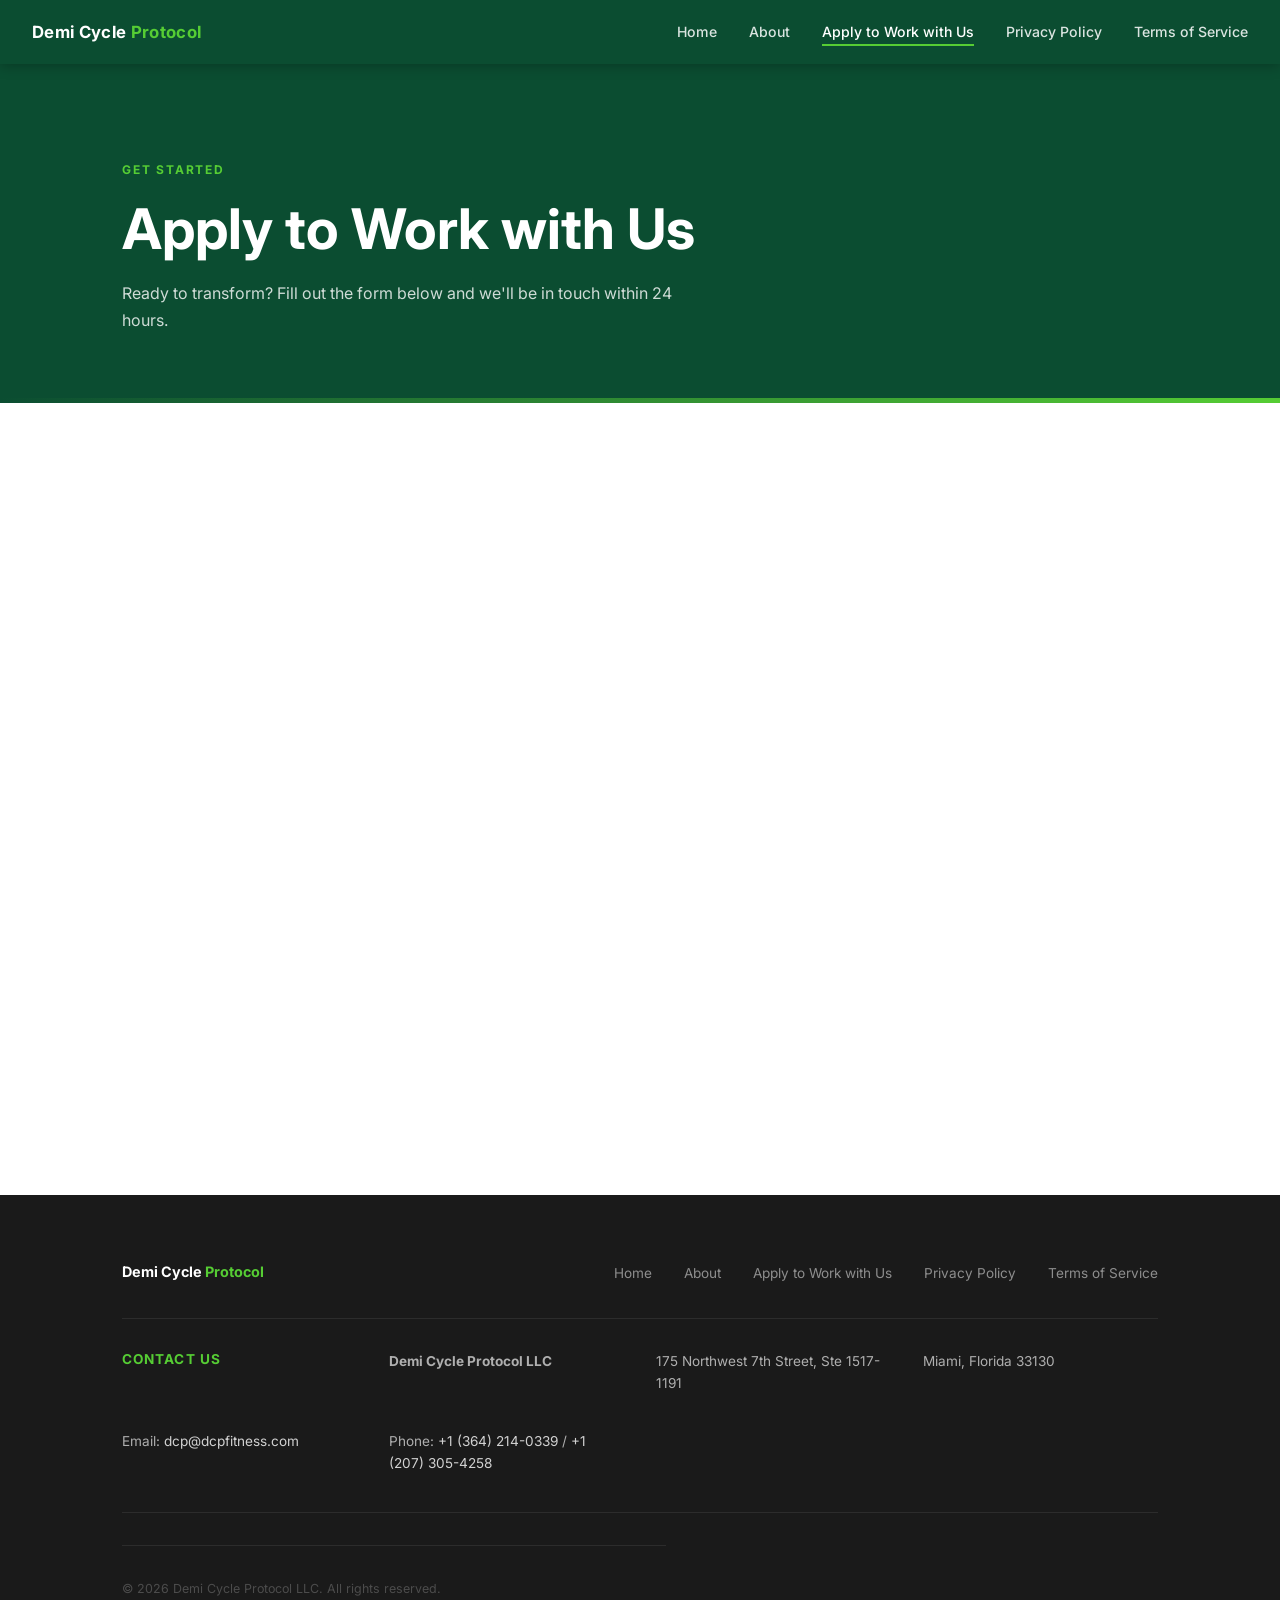
<file: docs/contact.html>
<!DOCTYPE html>
<html lang="en">
<head>
  <meta charset="UTF-8">
  <meta name="viewport" content="width=device-width, initial-scale=1.0">
  <title>Apply to Work with Us — Demi Cycle Protocol</title>
  <meta name="description" content="Apply to work with the Demi Cycle Protocol — the coaching system for high-achieving men ready to transform their health.">
  <link rel="preconnect" href="https://fonts.googleapis.com">
  <link href="https://fonts.googleapis.com/css2?family=Inter:wght@400;500;600;700;800&display=swap" rel="stylesheet">
  <link rel="stylesheet" href="css/style.css">
</head>
<body>

  <!-- Navigation -->
  <nav class="nav">
    <a href="index.html" class="nav__logo">Demi Cycle <span>Protocol</span></a>
    <ul class="nav__links">
      <li><a href="index.html">Home</a></li>
      <li><a href="about.html">About</a></li>
      <li><a href="contact.html" class="active">Apply to Work with Us</a></li>
      <li><a href="privacy.html">Privacy Policy</a></li>
      <li><a href="terms.html">Terms of Service</a></li>
    </ul>
    <button class="nav__mobile-toggle" aria-label="Menu">☰</button>
  </nav>

  <!-- Page Header -->
  <div class="page-header">
    <div class="container">
      <p class="section-label" style="color: var(--green-bright);">Get Started</p>
      <h1>Apply to Work with Us</h1>
      <p>Ready to transform? Fill out the form below and we'll be in touch within 24 hours.</p>
    </div>
  </div>

  <div class="divider-green-dark"></div>

  <!-- Lead Form -->
  <section class="section">
    <div class="container">
      <div class="lead-form-wrapper">
        <iframe
          src="https://api.leadconnectorhq.com/widget/form/ifdKnNWbjB2ArJtnv9jJ"
          style="width:100%;height:100%;border:none;border-radius:3px"
          id="inline-ifdKnNWbjB2ArJtnv9jJ"
          data-layout="{'id':'INLINE'}"
          data-trigger-type="alwaysShow"
          data-trigger-value=""
          data-activation-type="alwaysActivated"
          data-activation-value=""
          data-deactivation-type="neverDeactivate"
          data-deactivation-value=""
          data-form-name="Consent Website Form"
          data-height="1053"
          data-layout-iframe-id="inline-ifdKnNWbjB2ArJtnv9jJ"
          data-form-id="ifdKnNWbjB2ArJtnv9jJ"
          title="Consent Website Form"
        ></iframe>
        <script src="https://link.msgsndr.com/js/form_embed.js"></script>
      </div>
    </div>
  </section>

  <!-- Footer -->
  <footer class="footer">
    <div class="container">
      <div class="footer__inner">
        <p class="footer__brand">Demi Cycle <span>Protocol</span></p>
        <ul class="footer__links">
          <li><a href="index.html">Home</a></li>
          <li><a href="about.html">About</a></li>
          <li><a href="contact.html">Apply to Work with Us</a></li>
          <li><a href="privacy.html">Privacy Policy</a></li>
          <li><a href="terms.html">Terms of Service</a></li>
        </ul>
      </div>
      <div class="footer__contact">
        <h3>Contact Us</h3>
        <p><strong>Demi Cycle Protocol LLC</strong></p>
        <p>175 Northwest 7th Street, Ste 1517-1191</p>
        <p>Miami, Florida 33130</p>
        <p>Email: <a href="mailto:dcp@dcpfitness.com">dcp@dcpfitness.com</a></p>
        <p>Phone: <a href="tel:+13642140339">+1 (364) 214-0339</a> / <a href="tel:+12073054258">+1 (207) 305-4258</a></p>
      </div>
      <p class="footer__copy">&copy; 2026 Demi Cycle Protocol LLC. All rights reserved.</p>
    </div>
  </footer>

  <script>
    // Mobile nav toggle
    document.querySelector('.nav__mobile-toggle')?.addEventListener('click', () => {
      document.querySelector('.nav__links')?.classList.toggle('open');
    });
  </script>

</body>
</html>
</file>
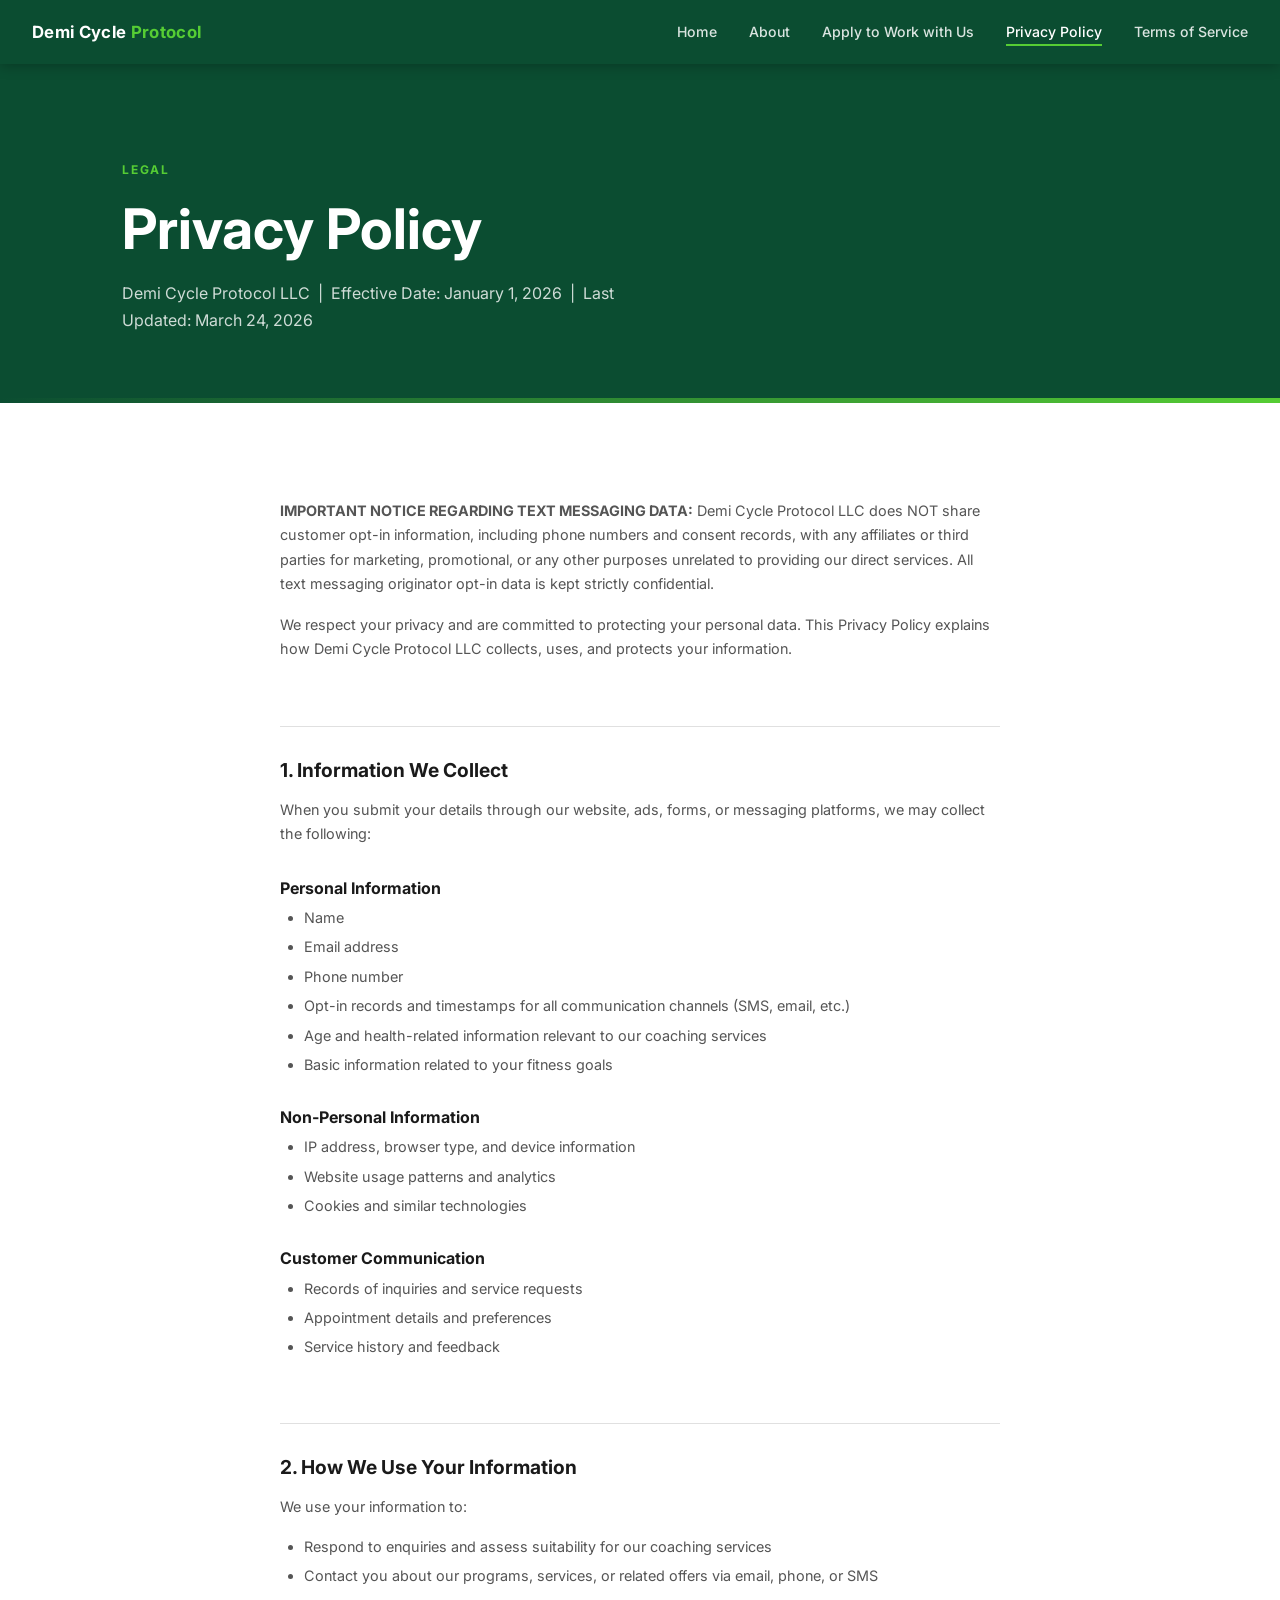
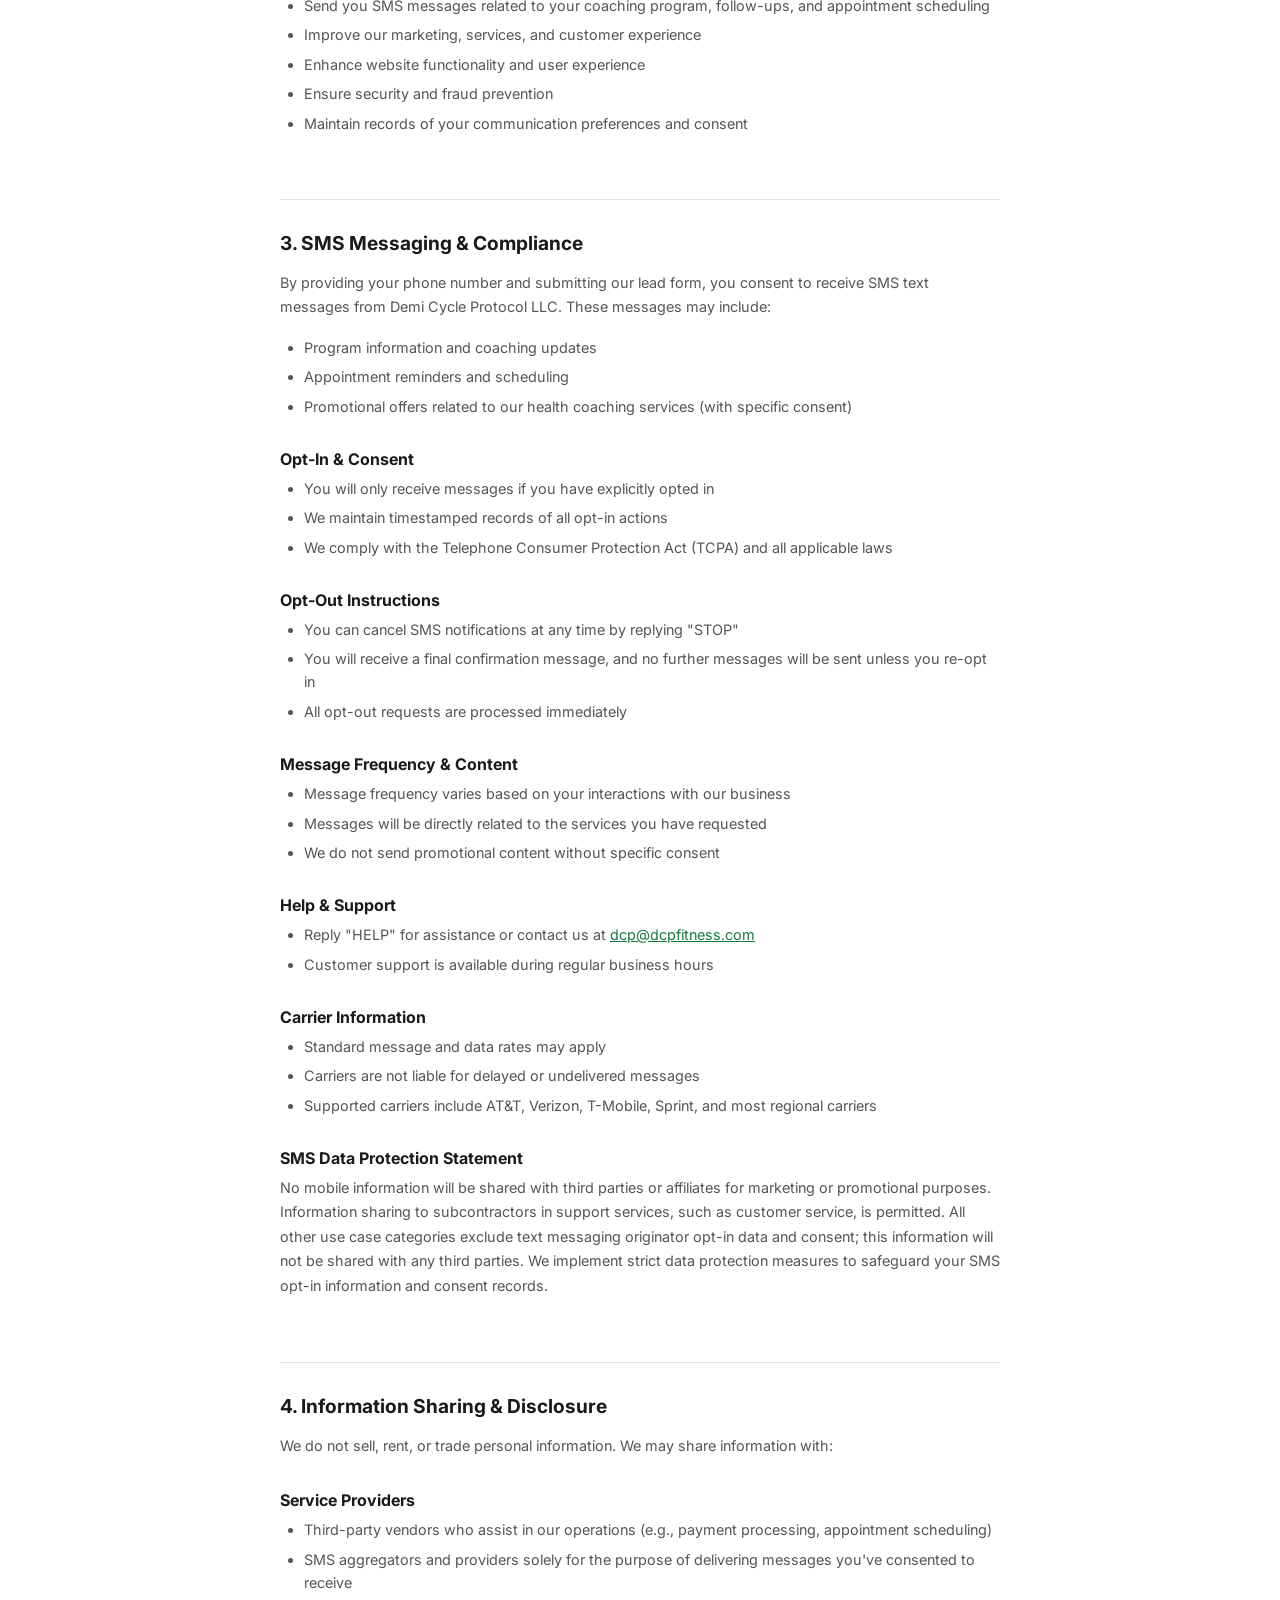
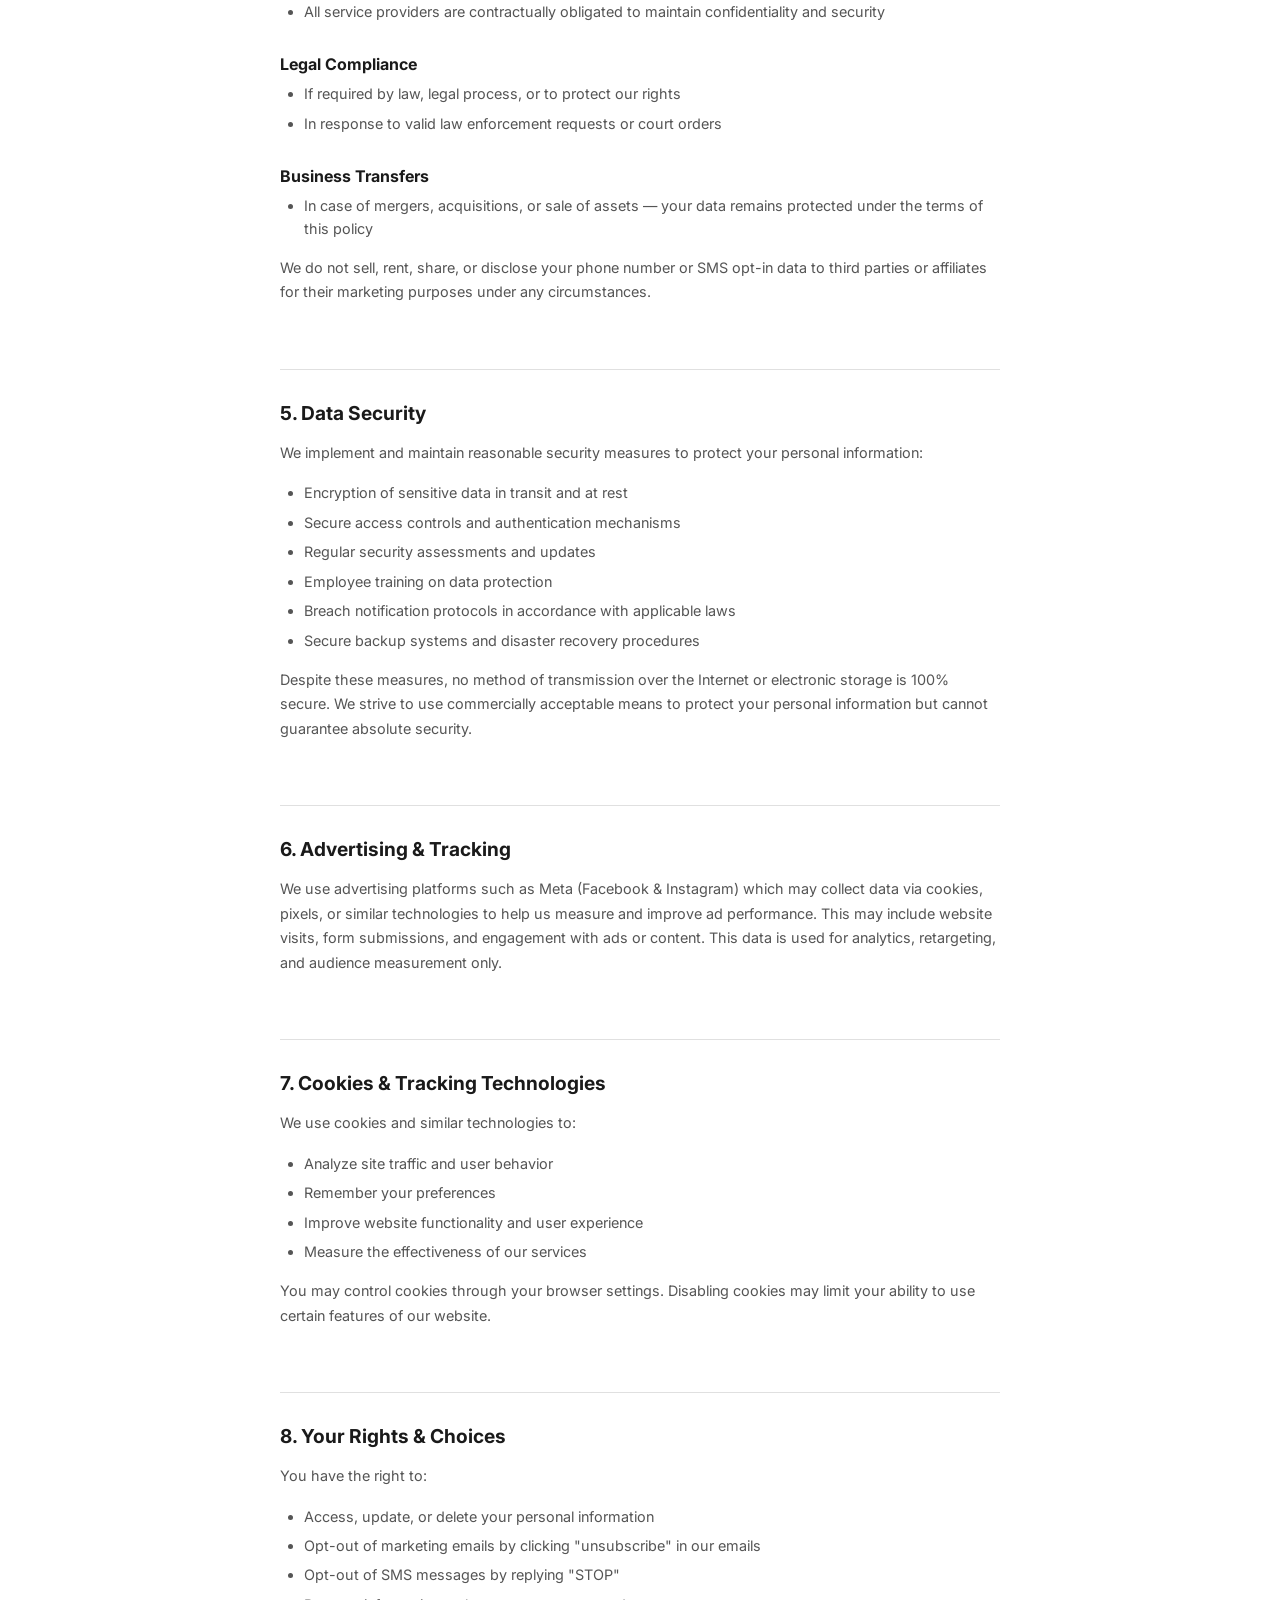
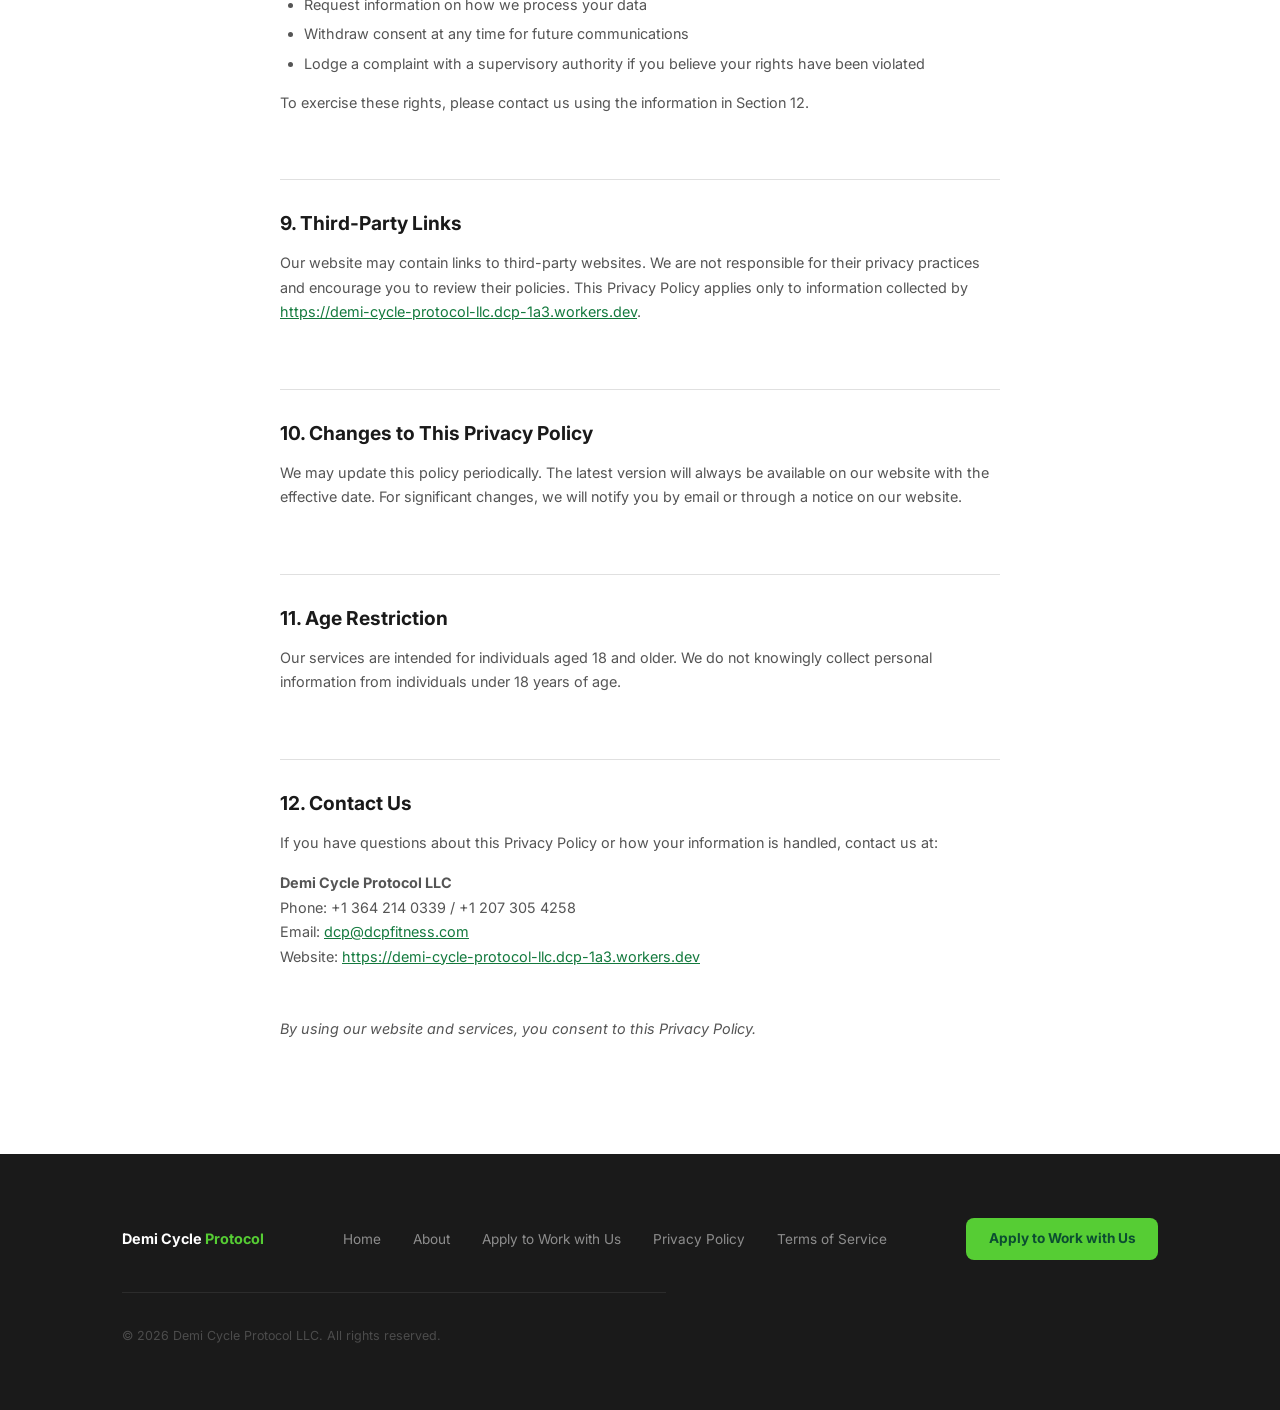
<file: docs/privacy.html>
<!DOCTYPE html>
<html lang="en">
<head>
  <meta charset="UTF-8">
  <meta name="viewport" content="width=device-width, initial-scale=1.0">
  <title>Privacy Policy — Demi Cycle Protocol</title>
  <meta name="description" content="Privacy Policy for Demi Cycle Protocol LLC. Effective Date: January 1, 2026. Last updated: March 24, 2026.">
  <link rel="preconnect" href="https://fonts.googleapis.com">
  <link href="https://fonts.googleapis.com/css2?family=Inter:wght@400;500;600;700;800&display=swap" rel="stylesheet">
  <link rel="stylesheet" href="css/style.css">
</head>
<body>

  <!-- Navigation -->
  <nav class="nav">
    <a href="index.html" class="nav__logo">Demi Cycle <span>Protocol</span></a>
    <ul class="nav__links">
      <li><a href="index.html">Home</a></li>
      <li><a href="about.html">About</a></li>
      <li><a href="contact.html">Apply to Work with Us</a></li>
      <li><a href="privacy.html" class="active">Privacy Policy</a></li>
      <li><a href="terms.html">Terms of Service</a></li>
    </ul>
    <button class="nav__mobile-toggle" aria-label="Menu">☰</button>
  </nav>

  <!-- Page Header -->
  <div class="page-header">
    <div class="container">
      <p class="section-label" style="color: var(--green-bright);">Legal</p>
      <h1>Privacy Policy</h1>
      <p>Demi Cycle Protocol LLC &nbsp;|&nbsp; Effective Date: January 1, 2026 &nbsp;|&nbsp; Last Updated: March 24, 2026</p>
    </div>
  </div>

  <div class="divider-green-dark"></div>

  <!-- Content -->
  <section class="section">
    <div class="container">
      <div class="legal-content">

        <p><strong>IMPORTANT NOTICE REGARDING TEXT MESSAGING DATA:</strong> Demi Cycle Protocol LLC does NOT share customer opt-in information, including phone numbers and consent records, with any affiliates or third parties for marketing, promotional, or any other purposes unrelated to providing our direct services. All text messaging originator opt-in data is kept strictly confidential.</p>

        <p>We respect your privacy and are committed to protecting your personal data. This Privacy Policy explains how Demi Cycle Protocol LLC collects, uses, and protects your information.</p>

        <h2>1. Information We Collect</h2>
        <p>When you submit your details through our website, ads, forms, or messaging platforms, we may collect the following:</p>

        <h3>Personal Information</h3>
        <ul>
          <li>Name</li>
          <li>Email address</li>
          <li>Phone number</li>
          <li>Opt-in records and timestamps for all communication channels (SMS, email, etc.)</li>
          <li>Age and health-related information relevant to our coaching services</li>
          <li>Basic information related to your fitness goals</li>
        </ul>

        <h3>Non-Personal Information</h3>
        <ul>
          <li>IP address, browser type, and device information</li>
          <li>Website usage patterns and analytics</li>
          <li>Cookies and similar technologies</li>
        </ul>

        <h3>Customer Communication</h3>
        <ul>
          <li>Records of inquiries and service requests</li>
          <li>Appointment details and preferences</li>
          <li>Service history and feedback</li>
        </ul>

        <h2>2. How We Use Your Information</h2>
        <p>We use your information to:</p>
        <ul>
          <li>Respond to enquiries and assess suitability for our coaching services</li>
          <li>Contact you about our programs, services, or related offers via email, phone, or SMS</li>
          <li>Send you SMS messages related to your coaching program, follow-ups, and appointment scheduling</li>
          <li>Improve our marketing, services, and customer experience</li>
          <li>Enhance website functionality and user experience</li>
          <li>Ensure security and fraud prevention</li>
          <li>Maintain records of your communication preferences and consent</li>
        </ul>

        <h2>3. SMS Messaging & Compliance</h2>
        <p>By providing your phone number and submitting our lead form, you consent to receive SMS text messages from Demi Cycle Protocol LLC. These messages may include:</p>
        <ul>
          <li>Program information and coaching updates</li>
          <li>Appointment reminders and scheduling</li>
          <li>Promotional offers related to our health coaching services (with specific consent)</li>
        </ul>

        <h3>Opt-In & Consent</h3>
        <ul>
          <li>You will only receive messages if you have explicitly opted in</li>
          <li>We maintain timestamped records of all opt-in actions</li>
          <li>We comply with the Telephone Consumer Protection Act (TCPA) and all applicable laws</li>
        </ul>

        <h3>Opt-Out Instructions</h3>
        <ul>
          <li>You can cancel SMS notifications at any time by replying "STOP"</li>
          <li>You will receive a final confirmation message, and no further messages will be sent unless you re-opt in</li>
          <li>All opt-out requests are processed immediately</li>
        </ul>

        <h3>Message Frequency & Content</h3>
        <ul>
          <li>Message frequency varies based on your interactions with our business</li>
          <li>Messages will be directly related to the services you have requested</li>
          <li>We do not send promotional content without specific consent</li>
        </ul>

        <h3>Help & Support</h3>
        <ul>
          <li>Reply "HELP" for assistance or contact us at <a href="mailto:dcp@dcpfitness.com">dcp@dcpfitness.com</a></li>
          <li>Customer support is available during regular business hours</li>
        </ul>

        <h3>Carrier Information</h3>
        <ul>
          <li>Standard message and data rates may apply</li>
          <li>Carriers are not liable for delayed or undelivered messages</li>
          <li>Supported carriers include AT&T, Verizon, T-Mobile, Sprint, and most regional carriers</li>
        </ul>

        <h3>SMS Data Protection Statement</h3>
        <p>No mobile information will be shared with third parties or affiliates for marketing or promotional purposes. Information sharing to subcontractors in support services, such as customer service, is permitted. All other use case categories exclude text messaging originator opt-in data and consent; this information will not be shared with any third parties. We implement strict data protection measures to safeguard your SMS opt-in information and consent records.</p>

        <h2>4. Information Sharing & Disclosure</h2>
        <p>We do not sell, rent, or trade personal information. We may share information with:</p>

        <h3>Service Providers</h3>
        <ul>
          <li>Third-party vendors who assist in our operations (e.g., payment processing, appointment scheduling)</li>
          <li>SMS aggregators and providers solely for the purpose of delivering messages you've consented to receive</li>
          <li>All service providers are contractually obligated to maintain confidentiality and security</li>
        </ul>

        <h3>Legal Compliance</h3>
        <ul>
          <li>If required by law, legal process, or to protect our rights</li>
          <li>In response to valid law enforcement requests or court orders</li>
        </ul>

        <h3>Business Transfers</h3>
        <ul>
          <li>In case of mergers, acquisitions, or sale of assets — your data remains protected under the terms of this policy</li>
        </ul>

        <p>We do not sell, rent, share, or disclose your phone number or SMS opt-in data to third parties or affiliates for their marketing purposes under any circumstances.</p>

        <h2>5. Data Security</h2>
        <p>We implement and maintain reasonable security measures to protect your personal information:</p>
        <ul>
          <li>Encryption of sensitive data in transit and at rest</li>
          <li>Secure access controls and authentication mechanisms</li>
          <li>Regular security assessments and updates</li>
          <li>Employee training on data protection</li>
          <li>Breach notification protocols in accordance with applicable laws</li>
          <li>Secure backup systems and disaster recovery procedures</li>
        </ul>
        <p>Despite these measures, no method of transmission over the Internet or electronic storage is 100% secure. We strive to use commercially acceptable means to protect your personal information but cannot guarantee absolute security.</p>

        <h2>6. Advertising & Tracking</h2>
        <p>We use advertising platforms such as Meta (Facebook & Instagram) which may collect data via cookies, pixels, or similar technologies to help us measure and improve ad performance. This may include website visits, form submissions, and engagement with ads or content. This data is used for analytics, retargeting, and audience measurement only.</p>

        <h2>7. Cookies & Tracking Technologies</h2>
        <p>We use cookies and similar technologies to:</p>
        <ul>
          <li>Analyze site traffic and user behavior</li>
          <li>Remember your preferences</li>
          <li>Improve website functionality and user experience</li>
          <li>Measure the effectiveness of our services</li>
        </ul>
        <p>You may control cookies through your browser settings. Disabling cookies may limit your ability to use certain features of our website.</p>

        <h2>8. Your Rights & Choices</h2>
        <p>You have the right to:</p>
        <ul>
          <li>Access, update, or delete your personal information</li>
          <li>Opt-out of marketing emails by clicking "unsubscribe" in our emails</li>
          <li>Opt-out of SMS messages by replying "STOP"</li>
          <li>Request information on how we process your data</li>
          <li>Withdraw consent at any time for future communications</li>
          <li>Lodge a complaint with a supervisory authority if you believe your rights have been violated</li>
        </ul>
        <p>To exercise these rights, please contact us using the information in Section 12.</p>

        <h2>9. Third-Party Links</h2>
        <p>Our website may contain links to third-party websites. We are not responsible for their privacy practices and encourage you to review their policies. This Privacy Policy applies only to information collected by <a href="https://demi-cycle-protocol-llc.dcp-1a3.workers.dev">https://demi-cycle-protocol-llc.dcp-1a3.workers.dev</a>.</p>

        <h2>10. Changes to This Privacy Policy</h2>
        <p>We may update this policy periodically. The latest version will always be available on our website with the effective date. For significant changes, we will notify you by email or through a notice on our website.</p>

        <h2>11. Age Restriction</h2>
        <p>Our services are intended for individuals aged 18 and older. We do not knowingly collect personal information from individuals under 18 years of age.</p>

        <h2>12. Contact Us</h2>
        <p>If you have questions about this Privacy Policy or how your information is handled, contact us at:</p>
        <p>
          <strong>Demi Cycle Protocol LLC</strong><br>
          Phone: +1 364 214 0339 / +1 207 305 4258<br>
          Email: <a href="mailto:dcp@dcpfitness.com">dcp@dcpfitness.com</a><br>
          Website: <a href="https://demi-cycle-protocol-llc.dcp-1a3.workers.dev">https://demi-cycle-protocol-llc.dcp-1a3.workers.dev</a>
        </p>

        <p style="margin-top: 3rem; font-style: italic;">By using our website and services, you consent to this Privacy Policy.</p>

      </div>
    </div>
  </section>

  <!-- Footer -->
  <footer class="footer">
    <div class="container">
      <div class="footer__inner">
        <p class="footer__brand">Demi Cycle <span>Protocol</span></p>
        <ul class="footer__links">
          <li><a href="index.html">Home</a></li>
          <li><a href="about.html">About</a></li>
          <li><a href="contact.html">Apply to Work with Us</a></li>
          <li><a href="privacy.html">Privacy Policy</a></li>
          <li><a href="terms.html">Terms of Service</a></li>
        </ul>
        <a href="contact.html" class="footer__cta">Apply to Work with Us</a>
      </div>
      <p class="footer__copy">&copy; 2026 Demi Cycle Protocol LLC. All rights reserved.</p>
    </div>
  </footer>

</body>
</html>
</file>
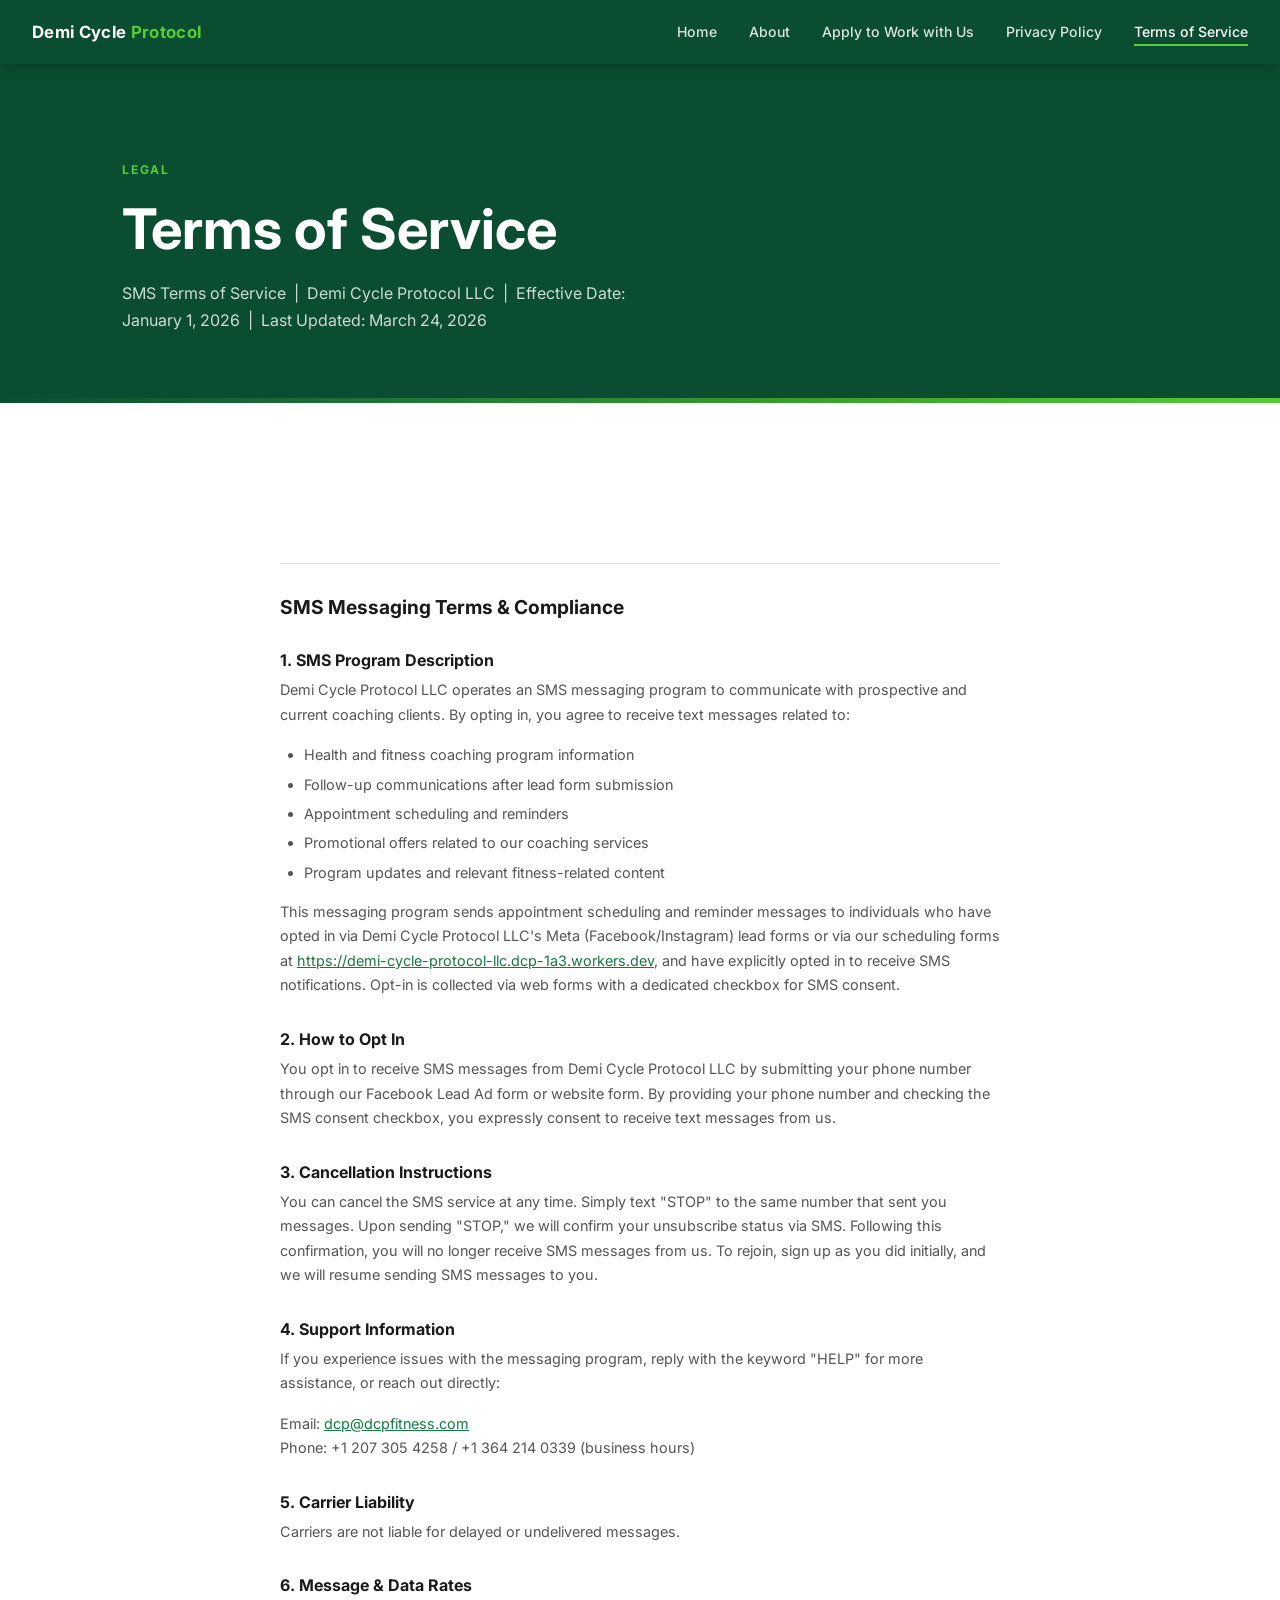
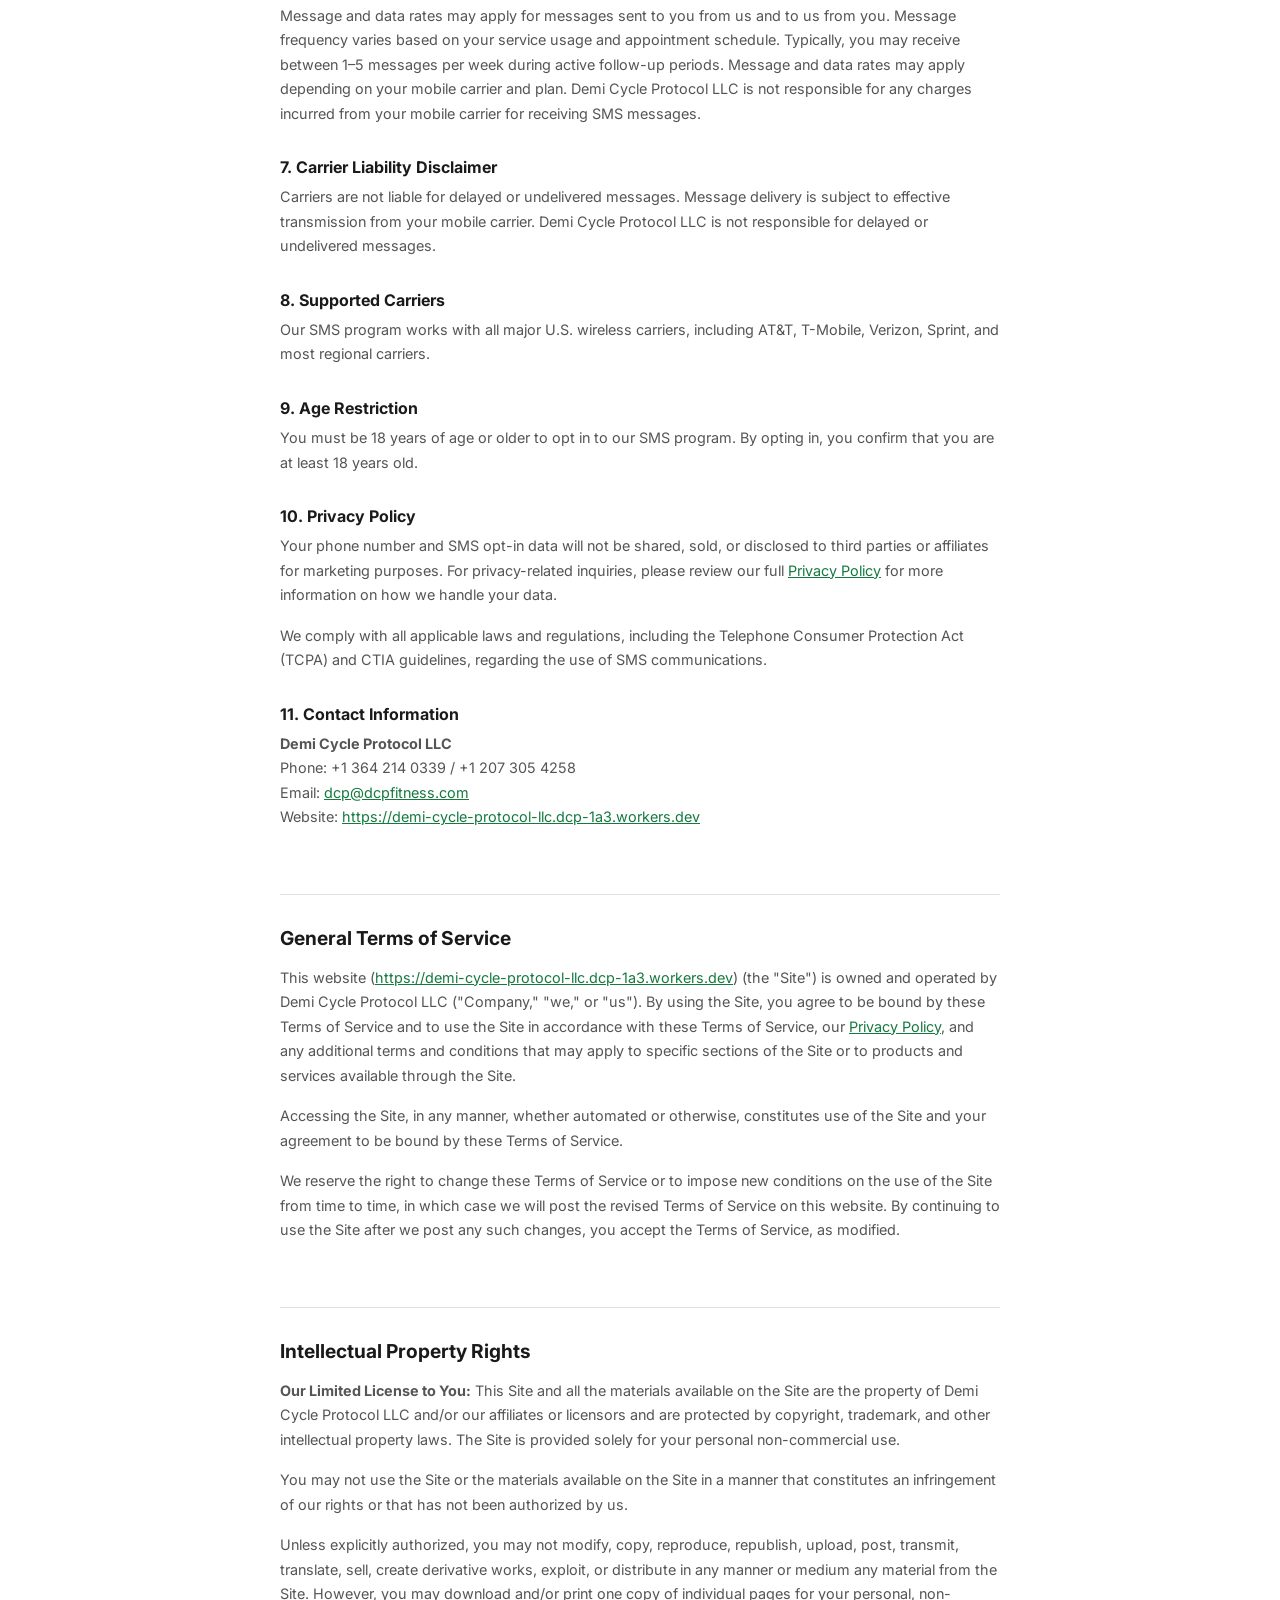
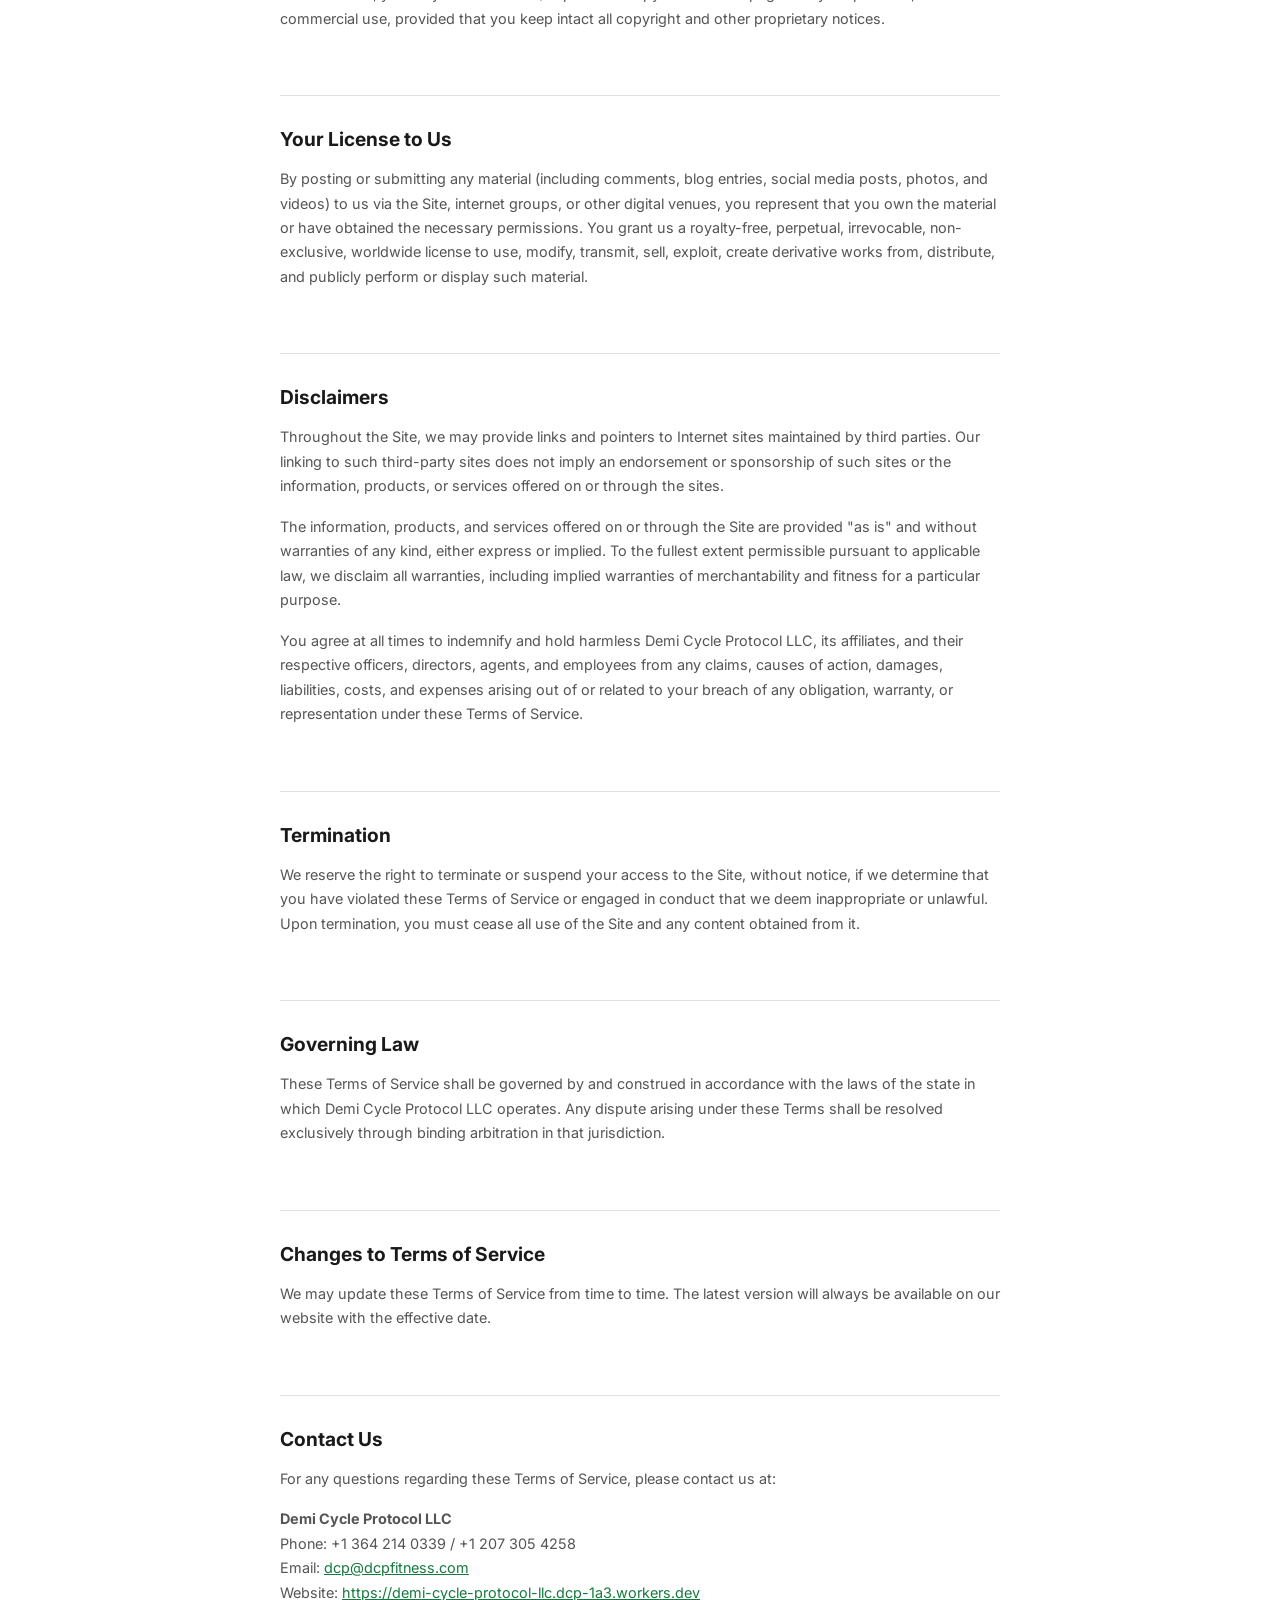
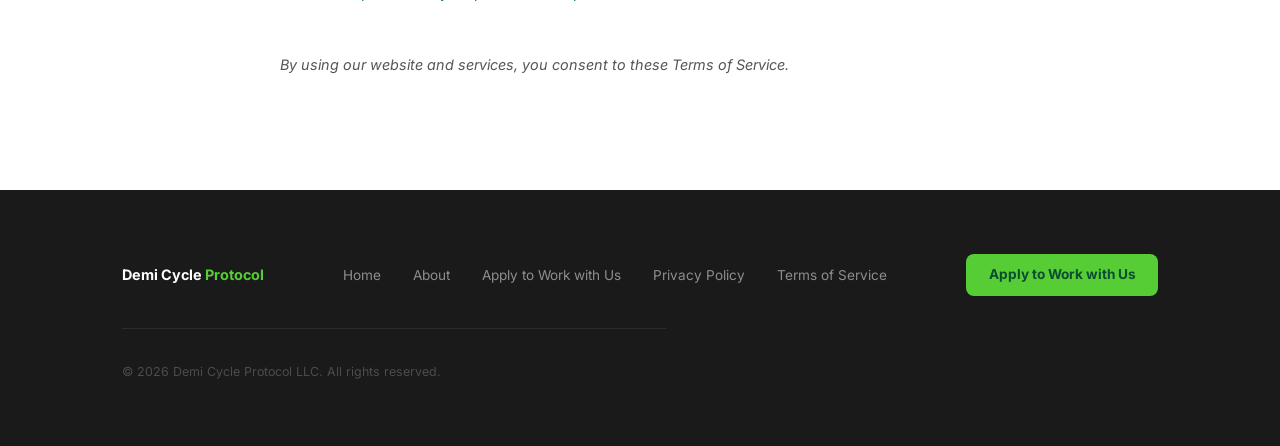
<file: docs/terms.html>
<!DOCTYPE html>
<html lang="en">
<head>
  <meta charset="UTF-8">
  <meta name="viewport" content="width=device-width, initial-scale=1.0">
  <title>Terms of Service — Demi Cycle Protocol</title>
  <meta name="description" content="Terms of Service for Demi Cycle Protocol LLC. Effective Date: January 1, 2026. Last updated: March 24, 2026.">
  <link rel="preconnect" href="https://fonts.googleapis.com">
  <link href="https://fonts.googleapis.com/css2?family=Inter:wght@400;500;600;700;800&display=swap" rel="stylesheet">
  <link rel="stylesheet" href="css/style.css">
</head>
<body>

  <!-- Navigation -->
  <nav class="nav">
    <a href="index.html" class="nav__logo">Demi Cycle <span>Protocol</span></a>
    <ul class="nav__links">
      <li><a href="index.html">Home</a></li>
      <li><a href="about.html">About</a></li>
      <li><a href="contact.html">Apply to Work with Us</a></li>
      <li><a href="privacy.html">Privacy Policy</a></li>
      <li><a href="terms.html" class="active">Terms of Service</a></li>
    </ul>
    <button class="nav__mobile-toggle" aria-label="Menu">☰</button>
  </nav>

  <!-- Page Header -->
  <div class="page-header">
    <div class="container">
      <p class="section-label" style="color: var(--green-bright);">Legal</p>
      <h1>Terms of Service</h1>
      <p>SMS Terms of Service &nbsp;|&nbsp; Demi Cycle Protocol LLC &nbsp;|&nbsp; Effective Date: January 1, 2026 &nbsp;|&nbsp; Last Updated: March 24, 2026</p>
    </div>
  </div>

  <div class="divider-green-dark"></div>

  <!-- Content -->
  <section class="section">
    <div class="container">
      <div class="legal-content">

        <!-- SMS Terms -->
        <h2>SMS Messaging Terms & Compliance</h2>

        <h3>1. SMS Program Description</h3>
        <p>Demi Cycle Protocol LLC operates an SMS messaging program to communicate with prospective and current coaching clients. By opting in, you agree to receive text messages related to:</p>
        <ul>
          <li>Health and fitness coaching program information</li>
          <li>Follow-up communications after lead form submission</li>
          <li>Appointment scheduling and reminders</li>
          <li>Promotional offers related to our coaching services</li>
          <li>Program updates and relevant fitness-related content</li>
        </ul>
        <p>This messaging program sends appointment scheduling and reminder messages to individuals who have opted in via Demi Cycle Protocol LLC's Meta (Facebook/Instagram) lead forms or via our scheduling forms at <a href="https://demi-cycle-protocol-llc.dcp-1a3.workers.dev">https://demi-cycle-protocol-llc.dcp-1a3.workers.dev</a>, and have explicitly opted in to receive SMS notifications. Opt-in is collected via web forms with a dedicated checkbox for SMS consent.</p>

        <h3>2. How to Opt In</h3>
        <p>You opt in to receive SMS messages from Demi Cycle Protocol LLC by submitting your phone number through our Facebook Lead Ad form or website form. By providing your phone number and checking the SMS consent checkbox, you expressly consent to receive text messages from us.</p>

        <h3>3. Cancellation Instructions</h3>
        <p>You can cancel the SMS service at any time. Simply text "STOP" to the same number that sent you messages. Upon sending "STOP," we will confirm your unsubscribe status via SMS. Following this confirmation, you will no longer receive SMS messages from us. To rejoin, sign up as you did initially, and we will resume sending SMS messages to you.</p>

        <h3>4. Support Information</h3>
        <p>If you experience issues with the messaging program, reply with the keyword "HELP" for more assistance, or reach out directly:</p>
        <p>
          Email: <a href="mailto:dcp@dcpfitness.com">dcp@dcpfitness.com</a><br>
          Phone: +1 207 305 4258 / +1 364 214 0339 (business hours)
        </p>

        <h3>5. Carrier Liability</h3>
        <p>Carriers are not liable for delayed or undelivered messages.</p>

        <h3>6. Message & Data Rates</h3>
        <p>Message and data rates may apply for messages sent to you from us and to us from you. Message frequency varies based on your service usage and appointment schedule. Typically, you may receive between 1–5 messages per week during active follow-up periods. Message and data rates may apply depending on your mobile carrier and plan. Demi Cycle Protocol LLC is not responsible for any charges incurred from your mobile carrier for receiving SMS messages.</p>

        <h3>7. Carrier Liability Disclaimer</h3>
        <p>Carriers are not liable for delayed or undelivered messages. Message delivery is subject to effective transmission from your mobile carrier. Demi Cycle Protocol LLC is not responsible for delayed or undelivered messages.</p>

        <h3>8. Supported Carriers</h3>
        <p>Our SMS program works with all major U.S. wireless carriers, including AT&T, T-Mobile, Verizon, Sprint, and most regional carriers.</p>

        <h3>9. Age Restriction</h3>
        <p>You must be 18 years of age or older to opt in to our SMS program. By opting in, you confirm that you are at least 18 years old.</p>

        <h3>10. Privacy Policy</h3>
        <p>Your phone number and SMS opt-in data will not be shared, sold, or disclosed to third parties or affiliates for marketing purposes. For privacy-related inquiries, please review our full <a href="privacy.html">Privacy Policy</a> for more information on how we handle your data.</p>
        <p>We comply with all applicable laws and regulations, including the Telephone Consumer Protection Act (TCPA) and CTIA guidelines, regarding the use of SMS communications.</p>

        <h3>11. Contact Information</h3>
        <p>
          <strong>Demi Cycle Protocol LLC</strong><br>
          Phone: +1 364 214 0339 / +1 207 305 4258<br>
          Email: <a href="mailto:dcp@dcpfitness.com">dcp@dcpfitness.com</a><br>
          Website: <a href="https://demi-cycle-protocol-llc.dcp-1a3.workers.dev">https://demi-cycle-protocol-llc.dcp-1a3.workers.dev</a>
        </p>

        <!-- General Terms -->
        <h2>General Terms of Service</h2>

        <p>This website (<a href="https://demi-cycle-protocol-llc.dcp-1a3.workers.dev">https://demi-cycle-protocol-llc.dcp-1a3.workers.dev</a>) (the "Site") is owned and operated by Demi Cycle Protocol LLC ("Company," "we," or "us"). By using the Site, you agree to be bound by these Terms of Service and to use the Site in accordance with these Terms of Service, our <a href="privacy.html">Privacy Policy</a>, and any additional terms and conditions that may apply to specific sections of the Site or to products and services available through the Site.</p>

        <p>Accessing the Site, in any manner, whether automated or otherwise, constitutes use of the Site and your agreement to be bound by these Terms of Service.</p>

        <p>We reserve the right to change these Terms of Service or to impose new conditions on the use of the Site from time to time, in which case we will post the revised Terms of Service on this website. By continuing to use the Site after we post any such changes, you accept the Terms of Service, as modified.</p>

        <h2>Intellectual Property Rights</h2>
        <p><strong>Our Limited License to You:</strong> This Site and all the materials available on the Site are the property of Demi Cycle Protocol LLC and/or our affiliates or licensors and are protected by copyright, trademark, and other intellectual property laws. The Site is provided solely for your personal non-commercial use.</p>
        <p>You may not use the Site or the materials available on the Site in a manner that constitutes an infringement of our rights or that has not been authorized by us.</p>
        <p>Unless explicitly authorized, you may not modify, copy, reproduce, republish, upload, post, transmit, translate, sell, create derivative works, exploit, or distribute in any manner or medium any material from the Site. However, you may download and/or print one copy of individual pages for your personal, non-commercial use, provided that you keep intact all copyright and other proprietary notices.</p>

        <h2>Your License to Us</h2>
        <p>By posting or submitting any material (including comments, blog entries, social media posts, photos, and videos) to us via the Site, internet groups, or other digital venues, you represent that you own the material or have obtained the necessary permissions. You grant us a royalty-free, perpetual, irrevocable, non-exclusive, worldwide license to use, modify, transmit, sell, exploit, create derivative works from, distribute, and publicly perform or display such material.</p>

        <h2>Disclaimers</h2>
        <p>Throughout the Site, we may provide links and pointers to Internet sites maintained by third parties. Our linking to such third-party sites does not imply an endorsement or sponsorship of such sites or the information, products, or services offered on or through the sites.</p>
        <p>The information, products, and services offered on or through the Site are provided "as is" and without warranties of any kind, either express or implied. To the fullest extent permissible pursuant to applicable law, we disclaim all warranties, including implied warranties of merchantability and fitness for a particular purpose.</p>
        <p>You agree at all times to indemnify and hold harmless Demi Cycle Protocol LLC, its affiliates, and their respective officers, directors, agents, and employees from any claims, causes of action, damages, liabilities, costs, and expenses arising out of or related to your breach of any obligation, warranty, or representation under these Terms of Service.</p>

        <h2>Termination</h2>
        <p>We reserve the right to terminate or suspend your access to the Site, without notice, if we determine that you have violated these Terms of Service or engaged in conduct that we deem inappropriate or unlawful. Upon termination, you must cease all use of the Site and any content obtained from it.</p>

        <h2>Governing Law</h2>
        <p>These Terms of Service shall be governed by and construed in accordance with the laws of the state in which Demi Cycle Protocol LLC operates. Any dispute arising under these Terms shall be resolved exclusively through binding arbitration in that jurisdiction.</p>

        <h2>Changes to Terms of Service</h2>
        <p>We may update these Terms of Service from time to time. The latest version will always be available on our website with the effective date.</p>

        <h2>Contact Us</h2>
        <p>For any questions regarding these Terms of Service, please contact us at:</p>
        <p>
          <strong>Demi Cycle Protocol LLC</strong><br>
          Phone: +1 364 214 0339 / +1 207 305 4258<br>
          Email: <a href="mailto:dcp@dcpfitness.com">dcp@dcpfitness.com</a><br>
          Website: <a href="https://demi-cycle-protocol-llc.dcp-1a3.workers.dev">https://demi-cycle-protocol-llc.dcp-1a3.workers.dev</a>
        </p>

        <p style="margin-top: 3rem; font-style: italic;">By using our website and services, you consent to these Terms of Service.</p>

      </div>
    </div>
  </section>

  <!-- Footer -->
  <footer class="footer">
    <div class="container">
      <div class="footer__inner">
        <p class="footer__brand">Demi Cycle <span>Protocol</span></p>
        <ul class="footer__links">
          <li><a href="index.html">Home</a></li>
          <li><a href="about.html">About</a></li>
          <li><a href="contact.html">Apply to Work with Us</a></li>
          <li><a href="privacy.html">Privacy Policy</a></li>
          <li><a href="terms.html">Terms of Service</a></li>
        </ul>
        <a href="contact.html" class="footer__cta">Apply to Work with Us</a>
      </div>
      <p class="footer__copy">&copy; 2026 Demi Cycle Protocol LLC. All rights reserved.</p>
    </div>
  </footer>

</body>
</html>
</file>
<file: docs/css/style.css>
/* ============================================
   DCP Website — Two-Tone Minimalist Stylesheet
   v3 — Modal system, inline testimonials
   ============================================ */

*, *::before, *::after {
  box-sizing: border-box;
  margin: 0;
  padding: 0;
}

:root {
  --green-deep:   #0B4D31;
  --green-mid:    #147a3e;
  --green-bright: #56CD34;
  --green-light:  #C8F0C8;
  --black:        #0F0F0F;
  --dark:         #1A1A1A;
  --dark-card:    #242424;
  --white:        #FFFFFF;
  --off-white:    #F7F7F7;
  --gray-50:      #FAFAFA;
  --gray-100:     #F0F0F0;
  --gray-200:     #E0E0E0;
  --gray-300:     #CCCCCC;
  --gray-500:     #888888;
  --gray-700:     #444444;
  --text:         #1A1A1A;
  --text-muted:   #555555;
  --space-xs:  0.5rem;
  --space-sm:  1rem;
  --space-md:  2rem;
  --space-lg:  4rem;
  --space-xl:  6rem;
  --font: 'Inter', -apple-system, BlinkMacSystemFont, sans-serif;
  --radius: 8px;
}

html { scroll-behavior: smooth; font-size: 16px; }

body {
  font-family: var(--font);
  line-height: 1.7;
  color: var(--text);
  background: var(--white);
  -webkit-font-smoothing: antialiased;
}

img { max-width: 100%; display: block; }

/* ── Navigation ── */
.nav {
  position: sticky; top: 0; z-index: 100;
  background: var(--green-deep);
  padding: 0 var(--space-md);
  display: flex; align-items: center; justify-content: space-between;
  height: 64px;
  box-shadow: 0 2px 12px rgba(0,0,0,0.25);
}
.nav__logo {
  color: var(--white); font-size: 1.05rem; font-weight: 700;
  text-decoration: none; letter-spacing: 0.02em;
}
.nav__logo span { color: var(--green-bright); }
.nav__links { display: flex; gap: var(--space-md); list-style: none; }
.nav__links a {
  color: rgba(255,255,255,0.85); text-decoration: none;
  font-size: 0.88rem; font-weight: 500; transition: color 0.2s; padding: 4px 0;
}
.nav__links a:hover { color: var(--white); }
.nav__links a.active { color: var(--white); border-bottom: 2px solid var(--green-bright); }
.nav__mobile-toggle { display: none; background: none; border: none; color: white; font-size: 1.5rem; cursor: pointer; }

/* ── Typography ── */
h1, h2, h3, h4 { font-family: var(--font); line-height: 1.2; font-weight: 700; }
h1 { font-size: clamp(2rem, 5vw, 3.5rem); }
h2 { font-size: clamp(1.5rem, 4vw, 2.5rem); }
h3 { font-size: clamp(1.1rem, 2.5vw, 1.5rem); }
p   { color: var(--text-muted); max-width: 68ch; }
.section-label {
  font-size: 0.75rem; font-weight: 700; letter-spacing: 0.15em;
  text-transform: uppercase; color: var(--green-bright); margin-bottom: var(--space-sm);
}

/* ── Layout ── */
.container { max-width: 1100px; margin: 0 auto; padding: 0 var(--space-md); }
.container--narrow { max-width: 800px; margin: 0 auto; padding: 0 var(--space-md); }
.section { padding: var(--space-xl) 0; }
.section--dark  { background: var(--dark); }
.section--dark h1, .section--dark h2, .section--dark h3, .section--dark h4 { color: var(--white); }
.section--dark p  { color: rgba(255,255,255,0.88); }
.section--green { background: var(--green-deep); color: var(--white); }
.section--green h1, .section--green h2, .section--green h3, .section--green h4 { color: var(--white); }
.section--green p  { color: rgba(255,255,255,0.9); }
.section--light { background: var(--off-white); }

/* ── Divider ── */
.divider-green-dark { height: 5px; background: linear-gradient(to right, var(--green-deep), var(--green-bright)); }

/* ── Hero ── */
.hero {
  position: relative; min-height: calc(100vh - 64px);
  display: flex; align-items: center;
  background: var(--green-deep); color: var(--white); overflow: hidden;
}

/* Subtle animated gradient mesh — no video */
.hero::before {
  content: '';
  position: absolute; inset: -50%;
  background:
    radial-gradient(ellipse 80% 60% at 20% 30%, rgba(20,122,62,0.6) 0%, transparent 60%),
    radial-gradient(ellipse 60% 80% at 80% 70%, rgba(86,205,52,0.08) 0%, transparent 55%),
    radial-gradient(ellipse 100% 100% at 50% 50%, rgba(11,77,49,1) 40%, transparent 100%);
  animation: heroBreath 12s ease-in-out infinite alternate;
  z-index: 0;
}

/* Faint geometric grid */
.hero::after {
  content: '';
  position: absolute; inset: 0;
  background-image:
    linear-gradient(rgba(255,255,255,0.025) 1px, transparent 1px),
    linear-gradient(90deg, rgba(255,255,255,0.025) 1px, transparent 1px);
  background-size: 60px 60px;
  animation: heroGrid 30s linear infinite;
  z-index: 0;
}

@keyframes heroBreath {
  0%   { transform: scale(1) rotate(0deg); opacity: 1; }
  50%  { transform: scale(1.08) rotate(1deg); opacity: 0.85; }
  100% { transform: scale(1.04) rotate(-1deg); opacity: 1; }
}

@keyframes heroGrid {
  0%   { background-position: 0 0; }
  100% { background-position: 60px 60px; }
}

.hero__content { position: relative; z-index: 2; max-width: 720px; }
.hero__label {
  font-size: 0.8rem; font-weight: 700; letter-spacing: 0.18em;
  text-transform: uppercase; color: var(--green-bright); margin-bottom: var(--space-sm);
}
.hero h1 { color: var(--white); margin-bottom: var(--space-md); text-shadow: 0 2px 20px rgba(0,0,0,0.3); }
.hero__subtitle { font-size: clamp(1rem, 2vw, 1.3rem); color: rgba(255,255,255,0.92); margin-bottom: var(--space-lg); max-width: 60ch; }
.hero__stats { display: flex; gap: var(--space-lg); flex-wrap: wrap; }
.hero__stat { display: flex; flex-direction: column; }
.hero__stat-number { font-size: 2.2rem; font-weight: 800; color: var(--green-bright); line-height: 1; }
.hero__stat-label  { font-size: 0.82rem; color: rgba(255,255,255,0.75); margin-top: 0.3rem; }

/* ── Pain Grid ── */
.pain-grid {
  display: grid; grid-template-columns: repeat(auto-fit, minmax(280px, 1fr));
  gap: var(--space-md); margin-top: var(--space-lg);
}
.pain-card {
  padding: var(--space-md); border: 1px solid var(--gray-200); border-radius: var(--radius);
  background: var(--white); transition: box-shadow 0.2s, transform 0.2s;
}
.pain-card:hover { box-shadow: 0 6px 24px rgba(0,0,0,0.09); transform: translateY(-2px); }
.pain-card__icon { font-size: 1.8rem; margin-bottom: var(--space-sm); }
.pain-card__title {
  font-size: 0.82rem; font-weight: 700; letter-spacing: 0.06em;
  text-transform: uppercase; color: var(--green-deep); margin-bottom: var(--space-xs);
}
.pain-card__text { font-size: 0.92rem; color: var(--text-muted); max-width: none; line-height: 1.6; }

/* ── Honest Block ── */
.honest-block { max-width: 680px; }
.honest-block h2 { margin-bottom: var(--space-md); }
.honest-block ul {
  list-style: none; margin-top: var(--space-md);
  display: flex; flex-direction: column; gap: var(--space-sm);
}
.honest-block ul li {
  display: flex; align-items: flex-start; gap: 0.75rem;
  color: rgba(255,255,255,0.88); font-size: 0.95rem; line-height: 1.5;
}
.honest-block ul li em { color: rgba(255,255,255,0.5); font-style: normal; }

/* ── Result Cards (Clickable) ── */
.results-grid {
  display: grid; grid-template-columns: repeat(auto-fill, minmax(300px, 1fr));
  gap: var(--space-md); margin-top: var(--space-lg);
}
.result-card {
  background: var(--white); border: 1.5px solid var(--gray-200);
  border-radius: var(--radius); padding: var(--space-md);
  cursor: pointer; transition: box-shadow 0.25s, border-color 0.25s, transform 0.25s;
  position: relative; overflow: hidden;
}
.result-card::after {
  content: '';
  position: absolute; bottom: 0; left: 0; right: 0;
  height: 3px;
  background: linear-gradient(to right, var(--green-deep), var(--green-bright));
  transform: scaleX(0); transform-origin: left; transition: transform 0.3s ease;
}
.result-card:hover::after,
.result-card.expanded::after { transform: scaleX(1); }
.result-card:hover { box-shadow: 0 8px 30px rgba(0,0,0,0.12); border-color: var(--green-mid); transform: translateY(-3px); }
.result-card.expanded {
  border-color: var(--green-mid); box-shadow: 0 8px 30px rgba(0,0,0,0.12);
  transform: none;
}

.result-card__name {
  font-size: 1rem; font-weight: 700; color: var(--green-deep); margin-bottom: 0.2rem;
}
.result-card__role {
  font-size: 0.78rem; color: var(--gray-500); margin-bottom: var(--space-sm);
  text-transform: uppercase; letter-spacing: 0.04em;
}
.result-card__metric {
  display: inline-block; background: var(--green-light); color: var(--green-deep);
  font-size: 0.78rem; font-weight: 700; padding: 3px 10px; border-radius: 20px;
  margin-bottom: var(--space-sm); letter-spacing: 0.03em;
}
.result-card__preview {
  font-size: 0.9rem; color: var(--text-muted); line-height: 1.55; max-width: none;
}
.result-card__preview strong { color: var(--text); }
.result-card__cta {
  display: inline-flex; align-items: center; gap: 6px;
  margin-top: var(--space-sm); font-size: 0.82rem; font-weight: 600;
  color: var(--green-mid); letter-spacing: 0.04em;
  transition: color 0.2s;
}
.result-card:hover .result-card__cta { color: var(--green-deep); }
.result-card__cta .arrow {
  transition: transform 0.2s;
  display: inline-block;
}
.result-card:hover .result-card__cta .arrow { transform: translateX(4px); }
.result-card.expanded .result-card__cta .arrow { transform: rotate(90deg); }

/* ── Inline Expanded Content ── */
.result-card__detail {
  display: none;
  margin-top: var(--space-md);
  padding-top: var(--space-md);
  border-top: 1px solid var(--gray-200);
  animation: slideDown 0.3s ease;
}
.result-card.expanded .result-card__detail { display: block; }

@keyframes slideDown {
  from { opacity: 0; transform: translateY(-8px); }
  to   { opacity: 1; transform: translateY(0); }
}

.result-card__detail-photo {
  width: 100%; border-radius: 6px; margin-bottom: var(--space-md);
  aspect-ratio: 4/3; object-fit: cover;
}
.result-card__detail-gallery {
  display: grid; grid-template-columns: repeat(3, 1fr); gap: 6px; margin-bottom: var(--space-md);
}
.result-card__detail-gallery img {
  width: 100%; aspect-ratio: 1; object-fit: cover; border-radius: 4px;
  cursor: pointer; transition: transform 0.2s, box-shadow 0.2s;
}
.result-card__detail-gallery img:hover { transform: scale(1.06); box-shadow: 0 4px 16px rgba(0,0,0,0.15); }
.result-card__testimonial {
  background: var(--gray-50); border-left: 4px solid var(--green-bright);
  border-radius: 0 var(--radius) var(--radius) 0;
  padding: var(--space-md); font-size: 0.92rem; color: var(--text-muted);
  line-height: 1.7; font-style: italic; max-width: none; margin-bottom: var(--space-md);
}
.result-card__testimonial::before { content: '"'; font-size: 3rem; color: var(--green-bright); line-height: 0; vertical-align: -0.4em; margin-right: 4px; }
.result-card__detail-stats {
  display: grid; grid-template-columns: repeat(3, 1fr); gap: var(--space-sm);
  background: var(--green-deep); border-radius: var(--radius); padding: var(--space-md);
  text-align: center;
}
.detail-stat__num { font-size: 1.4rem; font-weight: 800; color: var(--green-bright); line-height: 1; }
.detail-stat__label { font-size: 0.75rem; color: rgba(255,255,255,0.7); margin-top: 4px; }

/* ── Video Showcase ── */
.video-showcase {
  position: relative; margin-top: var(--space-lg);
  border-radius: var(--radius); overflow: hidden;
  background: var(--black); box-shadow: 0 8px 40px rgba(0,0,0,0.25);
  max-width: 900px; margin-left: auto; margin-right: auto;
}
.video-showcase video,
.video-showcase iframe {
  width: 100%; display: block; border: none;
}
.video-showcase--dark {
  background: rgba(0,0,0,0.3); border: 1px solid rgba(255,255,255,0.1);
}

/* ── Gallery Section ── */
.gallery-section { background: var(--dark); padding: var(--space-xl) 0; }
.gallery-section h2, .gallery-section p { color: var(--white); }
.gallery-section p { color: rgba(255,255,255,0.75); }
.gallery-grid {
  display: grid; grid-template-columns: repeat(auto-fill, minmax(200px, 1fr));
  gap: var(--space-sm); margin-top: var(--space-lg);
}
.gallery-item {
  position: relative; border-radius: var(--radius); overflow: hidden;
  aspect-ratio: 1; cursor: pointer;
}
.gallery-item img { width: 100%; height: 100%; object-fit: cover; transition: transform 0.35s; }
.gallery-item:hover img { transform: scale(1.07); }
.gallery-item--wide  { grid-column: span 2; aspect-ratio: 2/1; }
.gallery-item--tall   { grid-row: span 2; aspect-ratio: 1/2; }

/* ── Lightbox ── */
.lightbox {
  display: none; position: fixed; inset: 0; z-index: 9999;
  background: rgba(0,0,0,0.92); align-items: center; justify-content: center;
  padding: var(--space-md);
}
.lightbox.open { display: flex; }
.lightbox__img {
  max-width: 90vw; max-height: 85vh; object-fit: contain;
  border-radius: var(--radius); box-shadow: 0 20px 80px rgba(0,0,0,0.5);
}
.lightbox__close {
  position: fixed; top: var(--space-md); right: var(--space-md);
  background: rgba(255,255,255,0.15); border: none; color: white;
  font-size: 1.5rem; width: 44px; height: 44px; border-radius: 50%;
  cursor: pointer; transition: background 0.2s; line-height: 1;
}
.lightbox__close:hover { background: rgba(255,255,255,0.3); }
.lightbox__nav {
  position: fixed; top: 50%; transform: translateY(-50%);
  background: rgba(255,255,255,0.15); border: none; color: white;
  font-size: 1.5rem; width: 50px; height: 50px; border-radius: 50%;
  cursor: pointer; transition: background 0.2s;
}
.lightbox__nav:hover { background: rgba(255,255,255,0.3); }
.lightbox__prev { left: var(--space-md); }
.lightbox__next { right: var(--space-md); }

/* ── Comparison Table ── */
.table-wrapper {
  overflow-x: auto; margin-top: var(--space-lg);
  border-radius: var(--radius); border: 1px solid var(--gray-200);
}
table { width: 100%; border-collapse: collapse; min-width: 560px; }
th, td { padding: 1rem 1.2rem; text-align: left; font-size: 0.9rem; }
th { font-weight: 700; color: var(--white); background: var(--green-deep); }
th:not(:first-child) { text-align: center; }
td:not(:first-child) { text-align: center; color: var(--text-muted); }
tr:nth-child(even) td { background: var(--gray-50); }
tr:nth-child(odd)  td { background: var(--white); }
.check   { color: var(--green-mid); font-weight: 700; font-size: 1.1rem; }
.partial { color: var(--gray-500); font-size: 0.95rem; }
.dash    { color: var(--gray-300); }

/* ── Pricing ── */
.pricing-grid {
  display: grid; grid-template-columns: repeat(auto-fill, minmax(250px, 1fr));
  gap: var(--space-md); margin-top: var(--space-lg);
}
.pricing-item {
  padding: var(--space-md); border: 1px solid rgba(255,255,255,0.15);
  border-radius: var(--radius); background: rgba(255,255,255,0.05);
}
.pricing-item__name {
  font-size: 0.72rem; font-weight: 700; letter-spacing: 0.12em;
  text-transform: uppercase; color: var(--green-bright); margin-bottom: 0.3rem;
}
.pricing-item__title { font-size: 1rem; font-weight: 700; color: var(--white); margin-bottom: var(--space-xs); }
.pricing-item__value { font-size: 1.5rem; font-weight: 800; color: var(--green-bright); margin-bottom: var(--space-xs); }
.pricing-item__desc  { font-size: 0.85rem; color: rgba(255,255,255,0.7); max-width: none; line-height: 1.6; }
.pricing-total {
  margin-top: var(--space-lg); padding-top: var(--space-md);
  border-top: 1px solid rgba(255,255,255,0.2);
  color: rgba(255,255,255,0.88); font-size: 1rem;
}
.pricing-total strong { color: var(--green-bright); font-size: 1.4rem; }

/* ── Pillars ── */
.pillars-grid {
  display: grid; grid-template-columns: repeat(auto-fit, minmax(280px, 1fr));
  gap: var(--space-md); margin-top: var(--space-lg);
}
.pillar-card {
  padding: var(--space-md); border: 1px solid var(--gray-200);
  border-radius: var(--radius); background: var(--white);
}
.pillar-card__num {
  font-size: 2.5rem; font-weight: 800; color: var(--green-bright);
  line-height: 1; margin-bottom: var(--space-sm);
}
.pillar-card h3 { margin-bottom: var(--space-sm); color: var(--green-deep); }
.pillar-card > p { font-size: 0.9rem; color: var(--text-muted); max-width: none; line-height: 1.6; }
.pillar-card ul { list-style: none; margin-top: var(--space-sm); display: flex; flex-direction: column; gap: 0.5rem; }
.pillar-card ul li {
  font-size: 0.88rem; color: var(--text-muted); padding-left: 1.4rem;
  position: relative; line-height: 1.5;
}
.pillar-card ul li::before {
  content: '✓'; position: absolute; left: 0; color: var(--green-mid);
  font-weight: 700; font-size: 0.85rem;
}

/* ── Steps ── */
.steps { display: flex; flex-direction: column; gap: 0; margin-top: var(--space-lg); }
.step {
  display: grid; grid-template-columns: 80px 1fr; gap: var(--space-md);
  align-items: start; padding-bottom: var(--space-md);
  border-bottom: 1px solid var(--gray-200);
}
.step:last-child { border-bottom: none; }
.step__num { font-size: 2rem; font-weight: 800; color: var(--green-bright); line-height: 1; }
.step__title { font-size: 1.05rem; font-weight: 700; color: var(--text); margin-bottom: 0.3rem; }
.step__desc  { font-size: 0.9rem; color: var(--text-muted); max-width: none; line-height: 1.6; }

/* ── Who This Is For ── */
.split-grid { display: grid; grid-template-columns: 1fr 1fr; gap: var(--space-xl); margin-top: var(--space-lg); }
.check-list { list-style: none; display: flex; flex-direction: column; gap: var(--space-sm); }
.check-list li {
  display: flex; align-items: flex-start; gap: 0.75rem;
  color: var(--text-muted); font-size: 0.92rem; line-height: 1.55;
}
.check-list li .icon-check { color: var(--green-mid); font-size: 1rem; flex-shrink: 0; margin-top: 2px; }
.check-list li .icon-x     { color: #C0392B;   font-size: 1rem; flex-shrink: 0; margin-top: 2px; }

/* ── Objections ── */
.objection-grid { display: grid; grid-template-columns: 1fr 1fr; gap: var(--space-lg); margin-top: var(--space-lg); }
.objection { padding: var(--space-md); background: rgba(255,255,255,0.06); border: 1px solid rgba(255,255,255,0.1); border-radius: var(--radius); }
.objection__q { font-size: 0.95rem; font-weight: 700; color: var(--white); margin-bottom: var(--space-xs); }
.objection__a { font-size: 0.88rem; color: rgba(255,255,255,0.82); line-height: 1.65; max-width: none; }

/* ── Location Section ── */
.location-layout {
  display: grid;
  grid-template-columns: 1fr 1.4fr;
  gap: var(--space-xl);
  margin-top: var(--space-lg);
  align-items: start;
}
.location-info {
  display: flex;
  flex-direction: column;
  gap: var(--space-md);
}
.location-address {
  display: flex;
  align-items: flex-start;
  gap: var(--space-md);
}
.location-address__icon {
  width: 48px; height: 48px; flex-shrink: 0;
  background: var(--green-light);
  border-radius: var(--radius);
  display: flex; align-items: center; justify-content: center;
  color: var(--green-deep);
}
.location-address__label {
  font-size: 0.72rem;
  font-weight: 700;
  letter-spacing: 0.1em;
  text-transform: uppercase;
  color: var(--green-deep);
  margin-bottom: 0.2rem;
}
.location-address__street {
  font-size: 0.95rem;
  font-weight: 600;
  color: var(--text);
  max-width: none;
  margin-bottom: 0.1rem;
}
.location-address__city,
.location-address__country {
  font-size: 0.88rem;
  color: var(--text-muted);
  max-width: none;
}
.location-address__street a {
  color: var(--green-mid);
  text-decoration: none;
}
.location-address__street a:hover { text-decoration: underline; }
.location-map iframe {
  display: block;
  width: 100%;
  border-radius: var(--radius);
  box-shadow: 0 4px 20px rgba(0,0,0,0.1);
}

@media (max-width: 768px) {
  .location-layout {
    grid-template-columns: 1fr;
  }
}

/* ── FAQ ── */
.faq-list { display: flex; flex-direction: column; gap: 0; margin-top: var(--space-lg); }
.faq-item { border-bottom: 1px solid var(--gray-200); padding: var(--space-md) 0; }
.faq-item:first-child { border-top: 1px solid var(--gray-200); }
.faq-item__q { font-size: 1rem; font-weight: 700; color: var(--text); margin-bottom: var(--space-xs); }
.faq-item__a { font-size: 0.9rem; color: var(--text-muted); max-width: none; line-height: 1.65; }

/* ── Page Header ── */
.page-header { background: var(--green-deep); color: var(--white); padding: var(--space-xl) 0 var(--space-lg); }
.page-header h1 { color: var(--white); margin-bottom: var(--space-sm); }
.page-header p  { color: rgba(255,255,255,0.8); max-width: 55ch; }

/* ── Legal ── */
.legal-content { max-width: 72ch; margin: 0 auto; }
.legal-content h2 {
  font-size: 1.2rem; color: var(--text); margin-top: var(--space-lg);
  margin-bottom: var(--space-sm); padding-top: var(--space-md);
  border-top: 1px solid var(--gray-200);
}
.legal-content h3 { font-size: 1rem; color: var(--text); margin-top: var(--space-md); margin-bottom: var(--space-xs); }
.legal-content p   { font-size: 0.9rem; color: var(--text-muted); max-width: none; margin-bottom: var(--space-sm); line-height: 1.7; }
.legal-content ul  { list-style: disc; padding-left: 1.5rem; margin-bottom: var(--space-sm); }
.legal-content ul li { font-size: 0.9rem; color: var(--text-muted); margin-bottom: 0.4rem; line-height: 1.6; }
.legal-content a   { color: var(--green-mid); text-decoration: underline; }

/* ── About ── */
.about-hero { display: grid; grid-template-columns: 1fr 1fr; gap: var(--space-xl); align-items: center; }
.about-hero__image { background: var(--gray-200); aspect-ratio: 4/5; border-radius: var(--radius); overflow: hidden; position: relative; }
.about-hero__image img, .about-hero__image video { width: 100%; height: 100%; object-fit: cover; }
.about-hero__content { padding: var(--space-md) 0; }
.about-hero__content h2 { margin-bottom: var(--space-sm); }
.about-hero__content p  { font-size: 0.95rem; margin-bottom: var(--space-sm); max-width: none; line-height: 1.7; }

.story-section { max-width: 68ch; margin: 0 auto; }
.story-section h2 { margin-bottom: var(--space-md); }
.story-block {
  margin-bottom: var(--space-md); padding: var(--space-md);
  background: var(--white); border: 1px solid var(--gray-200);
  border-radius: var(--radius); border-left: 4px solid var(--green-deep);
}
.story-block__title { font-weight: 700; color: var(--green-deep); font-size: 0.82rem; letter-spacing: 0.06em; text-transform: uppercase; margin-bottom: var(--space-xs); }
.story-block p { font-size: 0.92rem; color: var(--text-muted); max-width: none; line-height: 1.65; }

/* ── Contact Strip ── */
.contact-strip {
  background: var(--off-white); padding: var(--space-md); border-radius: var(--radius);
  display: flex; gap: var(--space-lg); flex-wrap: wrap; margin-top: var(--space-lg);
}
.contact-strip__item { display: flex; flex-direction: column; }
.contact-strip__label { font-size: 0.72rem; font-weight: 700; letter-spacing: 0.1em; text-transform: uppercase; color: var(--green-deep); margin-bottom: 0.25rem; }
.contact-strip__value { font-size: 0.95rem; color: var(--text); }
.contact-strip__value a { color: var(--green-mid); text-decoration: none; font-weight: 500; }
.contact-strip__value a:hover { text-decoration: underline; }

/* ── Footer ── */
.footer { background: var(--dark); color: rgba(255,255,255,0.5); padding: var(--space-lg) 0; }
.footer__inner { display: flex; justify-content: space-between; align-items: center; flex-wrap: wrap; gap: var(--space-md); }
.footer__brand { font-size: 0.9rem; font-weight: 700; color: var(--white); }
.footer__brand span { color: var(--green-bright); }
.footer__links { display: flex; gap: var(--space-md); list-style: none; }
.footer__links a { color: rgba(255,255,255,0.5); text-decoration: none; font-size: 0.85rem; transition: color 0.2s; }
.footer__links a:hover { color: var(--white); }
.footer__contact {
  width: 100%;
  margin-top: var(--space-md);
  padding-top: var(--space-md);
  padding-bottom: var(--space-md);
  border-top: 1px solid rgba(255,255,255,0.08);
  border-bottom: 1px solid rgba(255,255,255,0.08);
  display: grid;
  grid-template-columns: repeat(auto-fit, minmax(200px, 1fr));
  gap: var(--space-md);
}
.footer__contact h3 {
  font-size: 0.85rem;
  font-weight: 700;
  color: var(--green-bright);
  text-transform: uppercase;
  letter-spacing: 0.08em;
  margin-bottom: var(--space-sm);
}
.footer__contact p {
  font-size: 0.85rem;
  color: rgba(255,255,255,0.65);
  max-width: none;
  line-height: 1.6;
  margin-bottom: 0.3rem;
}
.footer__contact a { color: rgba(255,255,255,0.8); text-decoration: none; }
.footer__contact a:hover { color: var(--green-bright); text-decoration: underline; }
.footer__copy {
  width: 100%; font-size: 0.78rem; color: rgba(255,255,255,0.22);
  margin-top: var(--space-md); padding-top: var(--space-md);
  border-top: 1px solid rgba(255,255,255,0.08);
}

/* ── Lead Form ── */
.lead-form-wrapper {
  max-width: 700px;
  margin: 0 auto;
  min-height: 600px;
}

/* ── Footer CTA ── */
.footer__cta {
  display: inline-block;
  padding: 0.6rem 1.4rem;
  background: var(--green-bright);
  color: var(--green-deep);
  font-size: 0.85rem;
  font-weight: 700;
  text-decoration: none;
  border-radius: var(--radius);
  transition: background 0.2s, transform 0.2s;
  white-space: nowrap;
}
.footer__cta:hover {
  background: var(--green-light);
  transform: translateY(-1px);
  text-decoration: none;
}

/* ── Utilities ── */
.text-center { text-align: center; }
.text-white  { color: var(--white) !important; }
.mt-sm { margin-top: var(--space-sm); }
.mt-md { margin-top: var(--space-md); }
.mt-lg { margin-top: var(--space-lg); }
.mb-sm { margin-bottom: var(--space-sm); }
.mb-md { margin-bottom: var(--space-md); }
.mb-lg { margin-bottom: var(--space-lg); }

/* ── Responsive ── */
@media (max-width: 900px) {
  .objection-grid, .split-grid, .about-hero { grid-template-columns: 1fr; }
}
@media (max-width: 768px) {
  .nav__links { display: none; }
  .nav__mobile-toggle { display: block; }
  .hero { min-height: auto; padding: var(--space-xl) 0; }
  .hero__stats { gap: var(--space-md); }
  .gallery-item--wide, .gallery-item--tall { grid-column: span 1; grid-row: span 1; aspect-ratio: 1; }
  .objection-grid { grid-template-columns: 1fr; }
  .footer__inner { flex-direction: column; align-items: flex-start; }
  .result-card__detail-gallery { grid-template-columns: repeat(2, 1fr); }
  .result-card__detail-stats { grid-template-columns: 1fr 1fr; }
}
</file>
